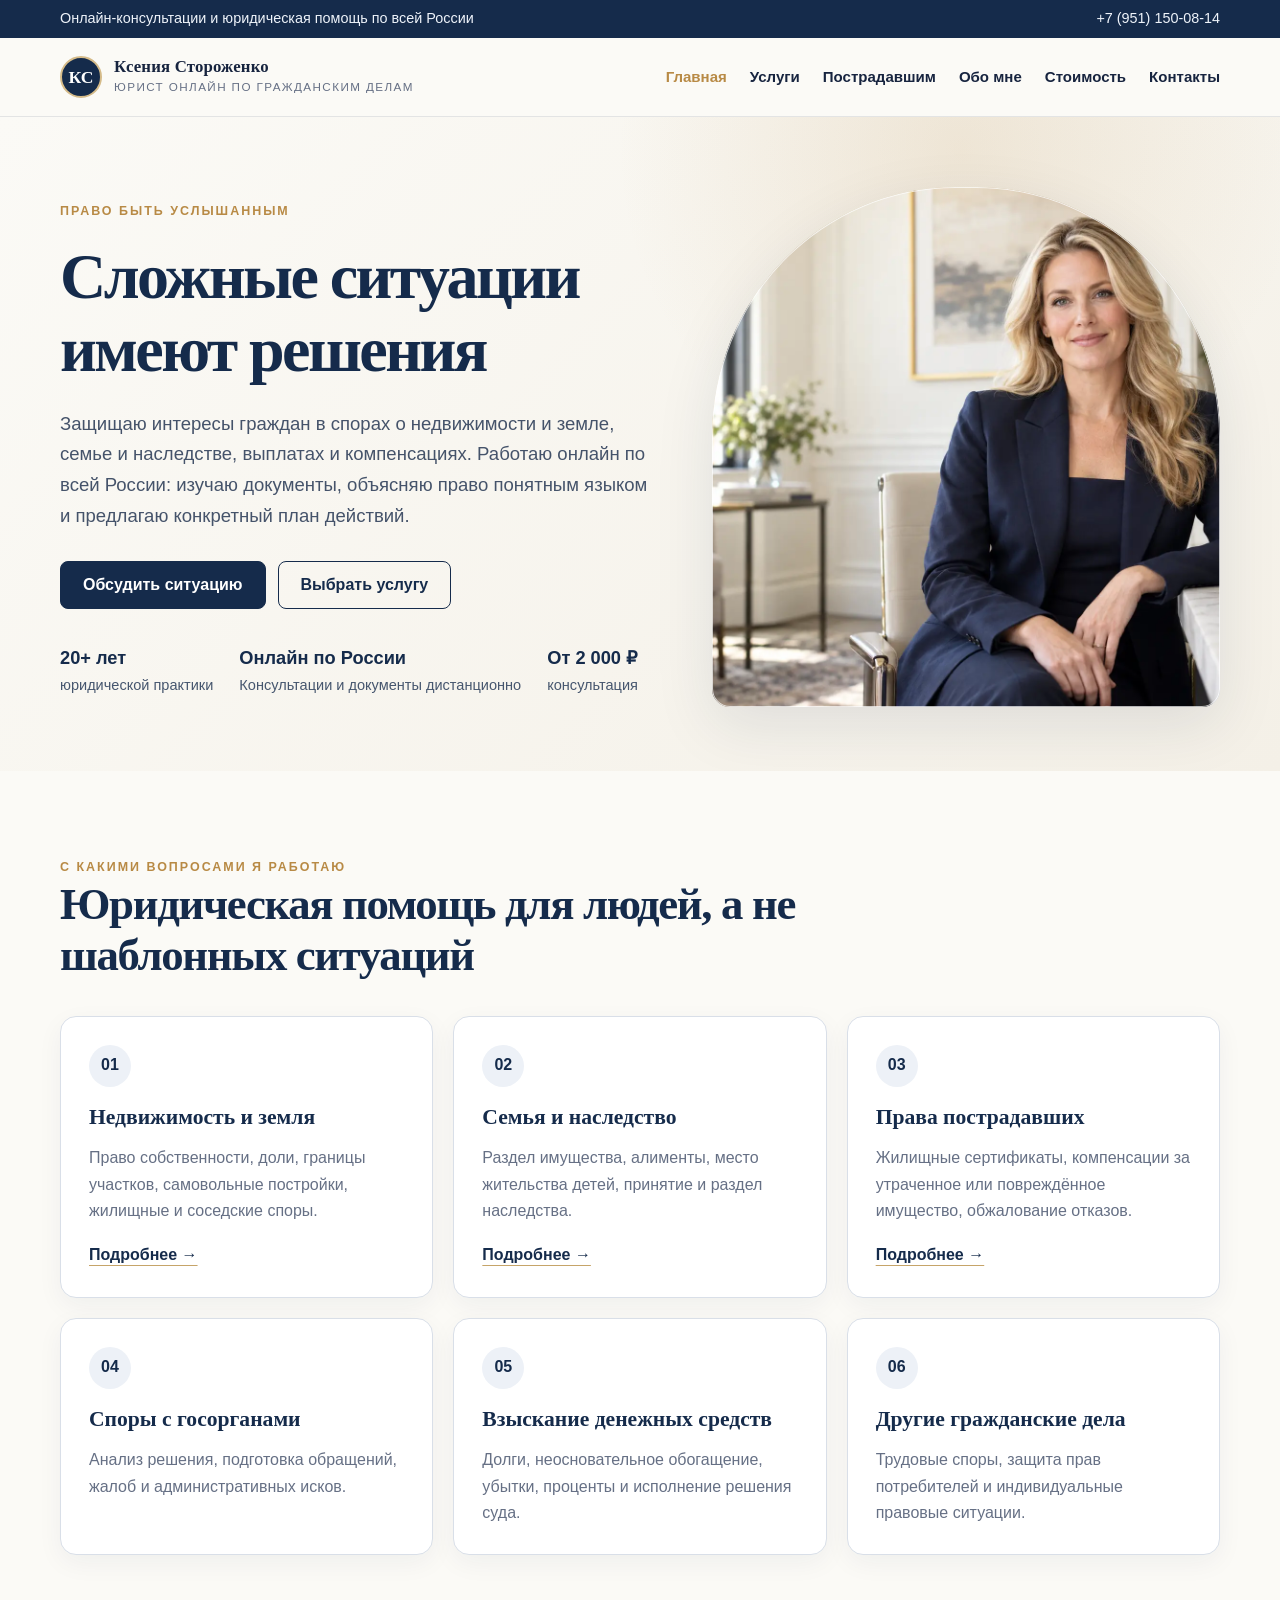
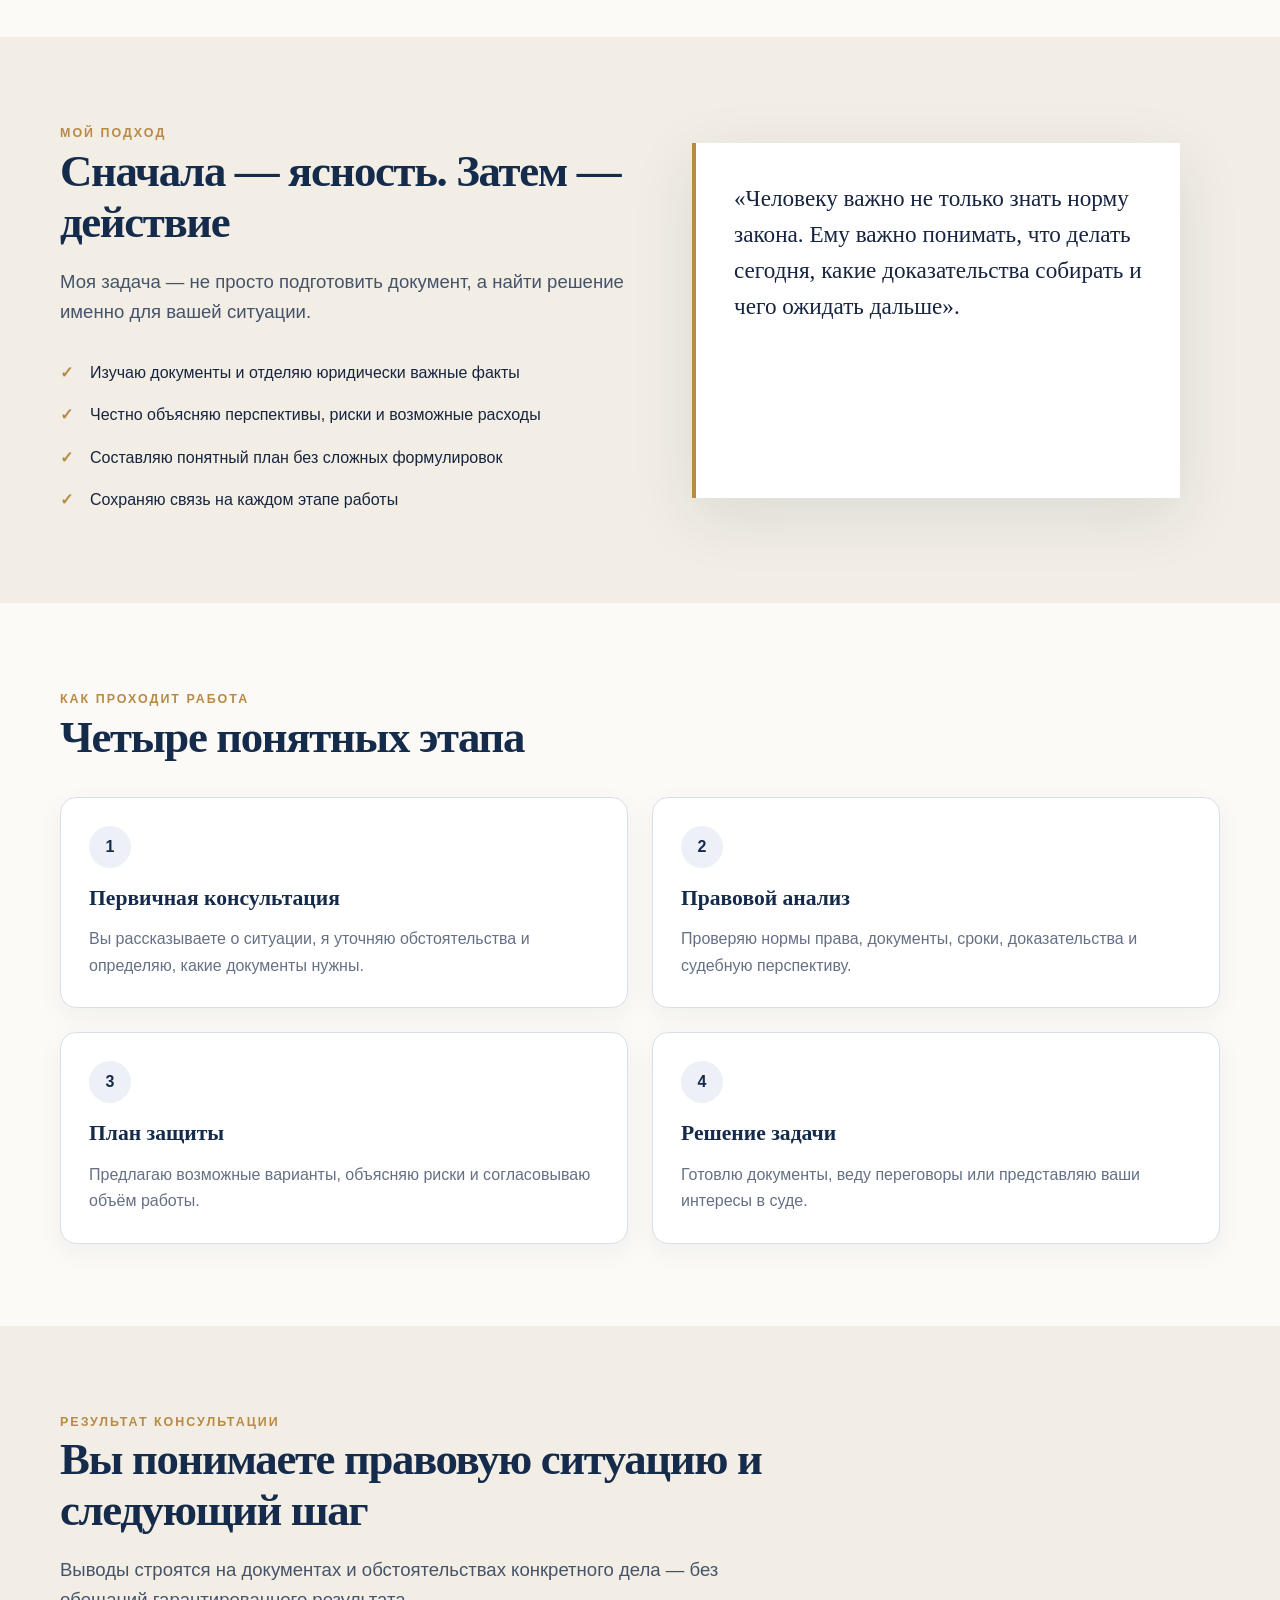
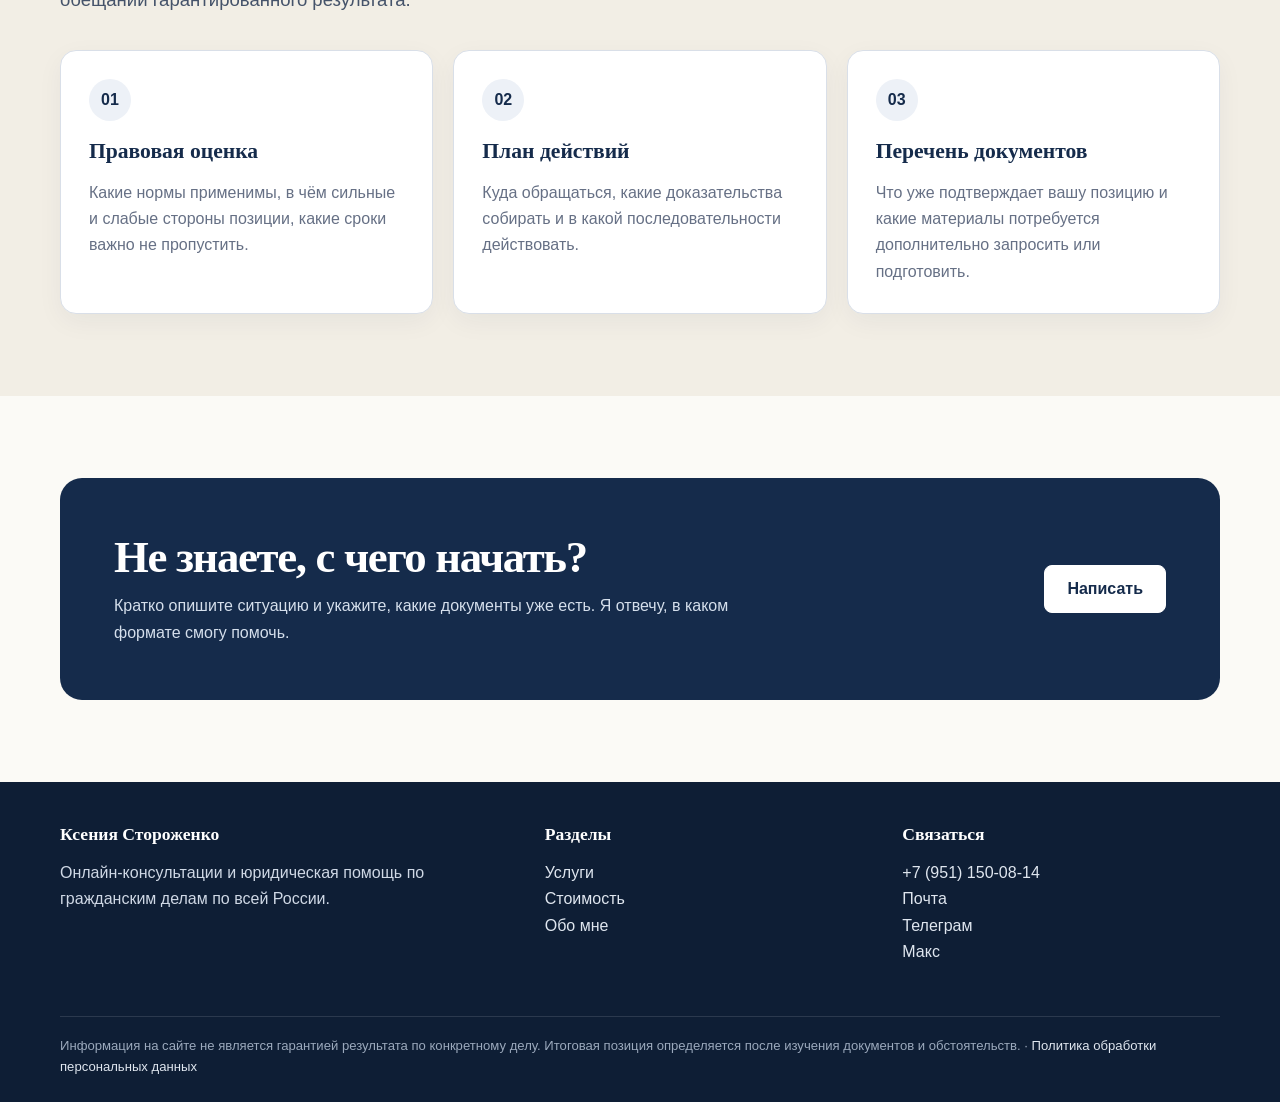
<file: index.html>
<!doctype html>
<html lang="ru">
<head>
<meta charset="utf-8">
<meta name="viewport" content="width=device-width,initial-scale=1">
<title>Ксения Стороженко — юрист онлайн по гражданским делам</title>
<meta name="description" content="Онлайн-консультации и юридическая помощь по недвижимости, семейным, наследственным, земельным и другим гражданским спорам по всей России.">
<link rel="icon" href="favicon.svg">
<link rel="stylesheet" href="styles.css">
</head>
<body>
<div class="topbar">
<div class="container">
<span>Онлайн-консультации и юридическая помощь по всей России</span>
<a href="tel:+79511500814">+7 (951) 150-08-14</a>
</div>
</div>
<header class="header">
<nav class="nav container">
<a class="brand" href="index.html">
<span class="brand-mark">КС</span>
<span class="brand-text">
<strong>Ксения Стороженко</strong>
<span>юрист онлайн по гражданским делам</span>
</span>
</a>
<button class="menu-button" aria-expanded="false">Меню</button>
<div class="nav-links">
<a aria-current="page" href="index.html">Главная</a>
<a href="services.html">Услуги</a>
<a href="help.html">Пострадавшим</a>
<a href="about.html">Обо мне</a>
<a href="prices.html">Стоимость</a>
<a href="contacts.html">Контакты</a>
</div>
</nav>
</header>
<main>
<section class="hero">
<div class="container hero-grid">
<div>
<span class="eyebrow">Право быть услышанным</span>
<h1>Сложные ситуации имеют решения</h1>
<p class="lead">Защищаю интересы граждан в спорах о недвижимости и земле, семье и наследстве, выплатах и компенсациях. Работаю онлайн по всей России: изучаю документы, объясняю право понятным языком и предлагаю конкретный план действий.</p>
<div class="hero-actions">
<a class="button" href="contacts.html">Обсудить ситуацию</a>
<a class="button secondary" href="services.html">Выбрать услугу</a>
</div>
<div class="hero-note">
<div>
<strong>20+ лет</strong>юридической практики</div>
<div>
<strong>Онлайн по России</strong>Консультации и документы дистанционно</div>
<div>
<strong>От 2 000 ₽</strong>консультация</div>
</div>
</div>
<div class="portrait">
<img src="[data-uri]" alt="Профессиональный образ юриста в светлом кабинете">
</div>
</div>
</section>
<section class="section">
<div class="container">
<div class="section-head">
<span class="eyebrow">С какими вопросами я работаю</span>
<h2>Юридическая помощь для людей, а не шаблонных ситуаций</h2>
</div>
<div class="grid-3">
<article class="card">
<div class="number">01</div>
<h3>Недвижимость и земля</h3>
<p>Право собственности, доли, границы участков, самовольные постройки, жилищные и соседские споры.</p>
<a class="card-link" href="property.html">Подробнее →</a>
</article>
<article class="card">
<div class="number">02</div>
<h3>Семья и наследство</h3>
<p>Раздел имущества, алименты, место жительства детей, принятие и раздел наследства.</p>
<a class="card-link" href="family.html">Подробнее →</a>
</article>
<article class="card">
<div class="number">03</div>
<h3>Права пострадавших</h3>
<p>Жилищные сертификаты, компенсации за утраченное или повреждённое имущество, обжалование отказов.</p>
<a class="card-link" href="help.html">Подробнее →</a>
</article>
<article class="card">
<div class="number">04</div>
<h3>Споры с госорганами</h3>
<p>Анализ решения, подготовка обращений, жалоб и административных исков.</p>
</article>
<article class="card">
<div class="number">05</div>
<h3>Взыскание денежных средств</h3>
<p>Долги, неосновательное обогащение, убытки, проценты и исполнение решения суда.</p>
</article>
<article class="card">
<div class="number">06</div>
<h3>Другие гражданские дела</h3>
<p>Трудовые споры, защита прав потребителей и индивидуальные правовые ситуации.</p>
</article>
</div>
</div>
</section>
<section class="section alt">
<div class="container grid-2">
<div>
<span class="eyebrow">Мой подход</span>
<h2>Сначала — ясность. Затем — действие</h2>
<p class="lead">Моя задача — не просто подготовить документ, а найти решение именно для вашей ситуации.</p>
<ul class="check-list">
<li>Изучаю документы и отделяю юридически важные факты</li>
<li>Честно объясняю перспективы, риски и возможные расходы</li>
<li>Составляю понятный план без сложных формулировок</li>
<li>Сохраняю связь на каждом этапе работы</li>
</ul>
</div>
<blockquote class="quote">«Человеку важно не только знать норму закона. Ему важно понимать, что делать сегодня, какие доказательства собирать и чего ожидать дальше».</blockquote>
</div>
</section>
<section class="section">
<div class="container">
<div class="section-head">
<span class="eyebrow">Как проходит работа</span>
<h2>Четыре понятных этапа</h2>
</div>
<div class="grid-2">
<div class="card">
<div class="number">1</div>
<h3>Первичная консультация</h3>
<p>Вы рассказываете о ситуации, я уточняю обстоятельства и определяю, какие документы нужны.</p>
</div>
<div class="card">
<div class="number">2</div>
<h3>Правовой анализ</h3>
<p>Проверяю нормы права, документы, сроки, доказательства и судебную перспективу.</p>
</div>
<div class="card">
<div class="number">3</div>
<h3>План защиты</h3>
<p>Предлагаю возможные варианты, объясняю риски и согласовываю объём работы.</p>
</div>
<div class="card">
<div class="number">4</div>
<h3>Решение задачи</h3>
<p>Готовлю документы, веду переговоры или представляю ваши интересы в суде.</p>
</div>
</div>
</div>
</section>
<section class="section alt">
<div class="container">
<div class="section-head">
<span class="eyebrow">Результат консультации</span>
<h2>Вы понимаете правовую ситуацию и следующий шаг</h2>
<p class="lead">Выводы строятся на документах и обстоятельствах конкретного дела — без обещаний гарантированного результата.</p>
</div>
<div class="grid-3">
<article class="card">
<div class="number">01</div>
<h3>Правовая оценка</h3>
<p>Какие нормы применимы, в чём сильные и слабые стороны позиции, какие сроки важно не пропустить.</p>
</article>
<article class="card">
<div class="number">02</div>
<h3>План действий</h3>
<p>Куда обращаться, какие доказательства собирать и в какой последовательности действовать.</p>
</article>
<article class="card">
<div class="number">03</div>
<h3>Перечень документов</h3>
<p>Что уже подтверждает вашу позицию и какие материалы потребуется дополнительно запросить или подготовить.</p>
</article>
</div>
</div>
</section>
<section class="section">
<div class="container cta">
<div>
<h2>Не знаете, с чего начать?</h2>
<p>Кратко опишите ситуацию и укажите, какие документы уже есть. Я отвечу, в каком формате смогу помочь.</p>
</div>
<a class="button" href="contacts.html">Написать</a>
</div>
</section>
</main>
<footer class="footer">
<div class="container">
<div class="footer-grid">
<div>
<h3>Ксения Стороженко</h3>
<p>Онлайн-консультации и юридическая помощь по гражданским делам по всей России.</p>
</div>
<div>
<h3>Разделы</h3>
<p>
<a href="services.html">Услуги</a>
<br>
<a href="prices.html">Стоимость</a>
<br>
<a href="about.html">Обо мне</a>
</p>
</div>
<div>
<h3>Связаться</h3>
<p>
<a href="tel:+79511500814">+7 (951) 150-08-14</a>
<br>
<a href="mailto:8207@list.ru">Почта</a>
<br>
<a href="https://t.me/Xenia82">Телеграм</a>
<br>
<a href="https://max.ru/u/f9LHodD0cOLm9j3LwNsvFzSZX2rLVyxBKHuDx0W_b3CyRGK45SBJr393ts4">Макс</a>
</p>
</div>
</div>
<div class="footer-bottom">Информация на сайте не является гарантией результата по конкретному делу. Итоговая позиция определяется после изучения документов и обстоятельств.</div>
</div>
</footer>
<script src="site.js">
</script>
</body>
</html>
</file>
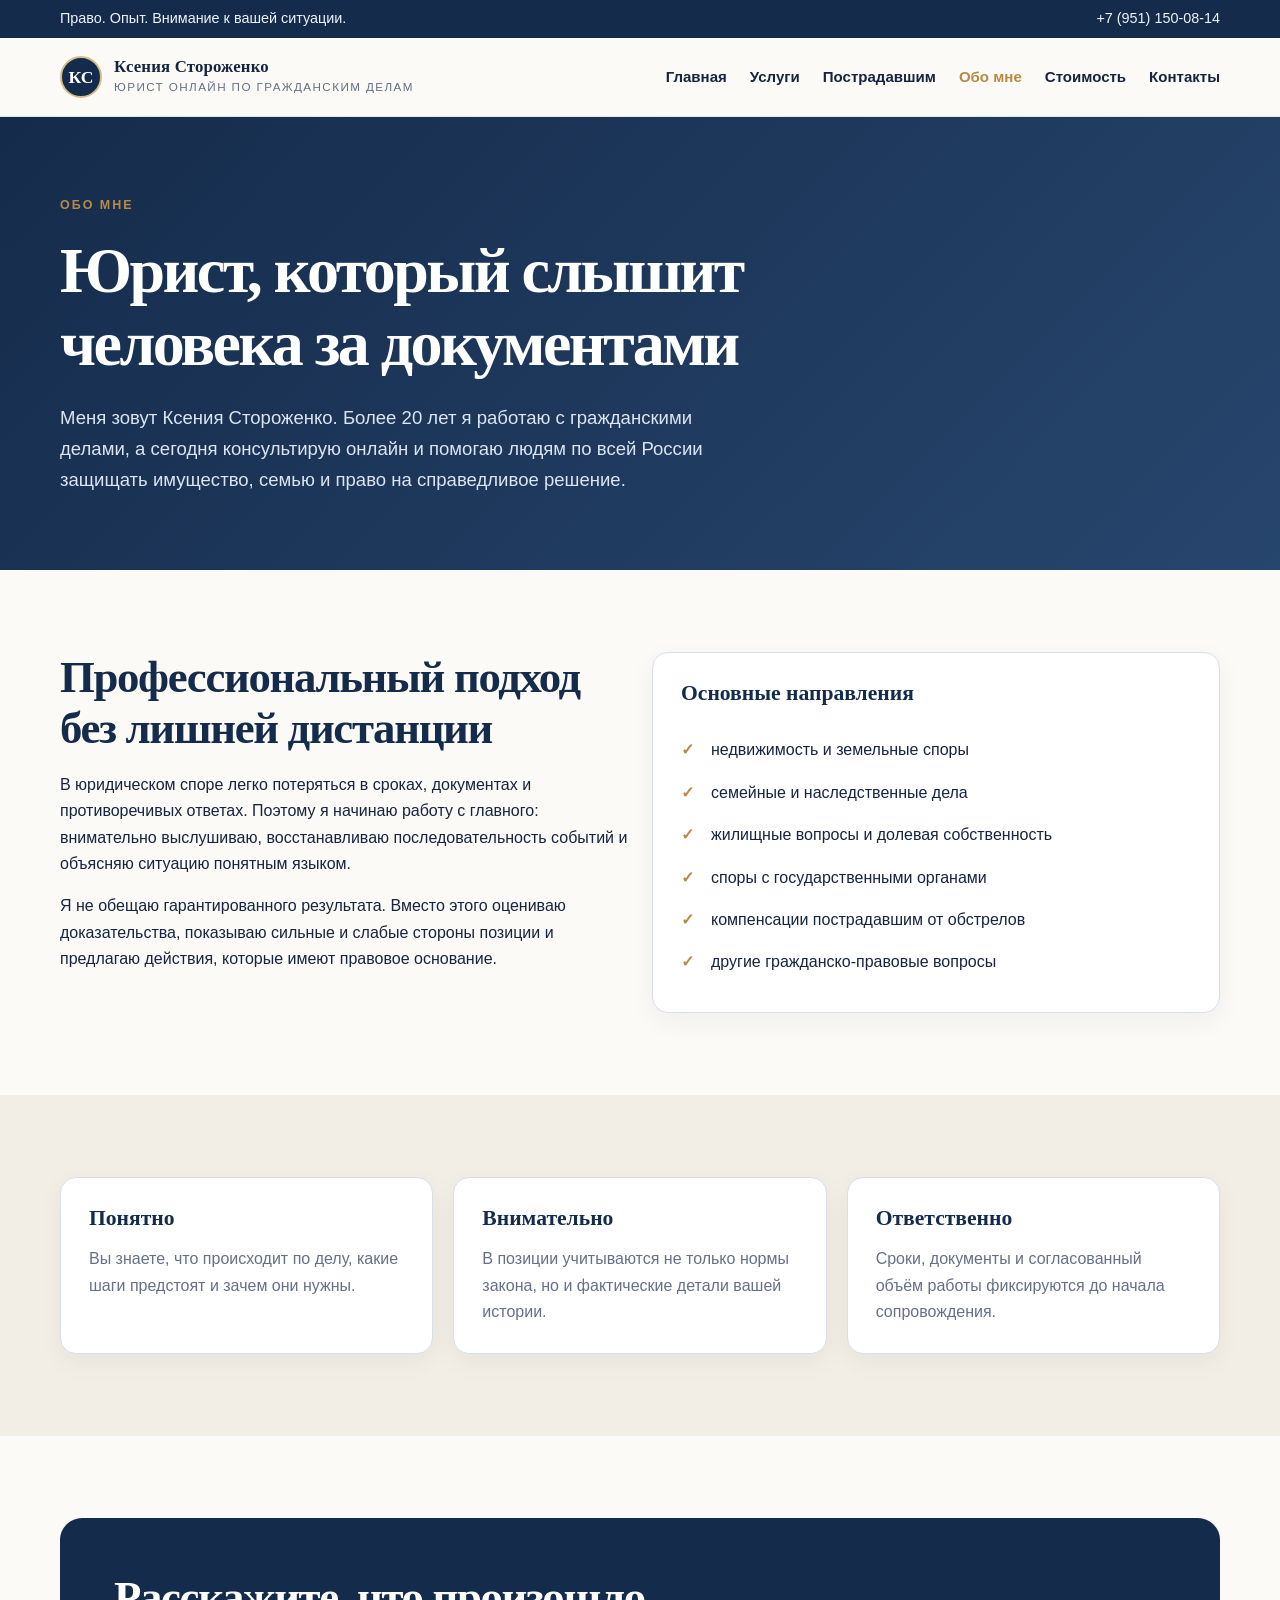
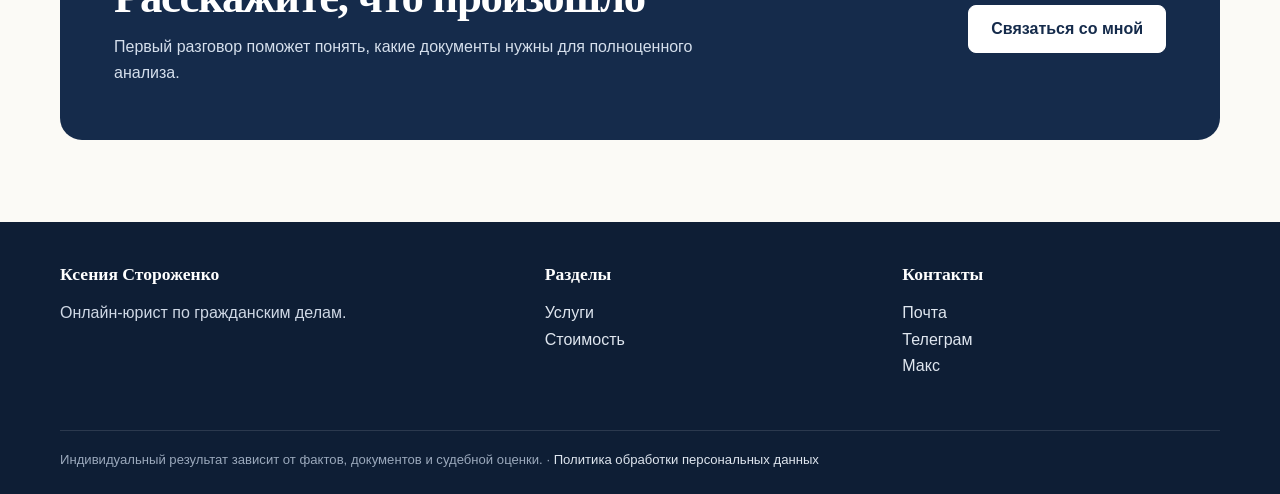
<file: about.html>
<!doctype html>
<html lang="ru">
<head>
<meta charset="utf-8">
<meta name="viewport" content="width=device-width,initial-scale=1">
<title>О юристе Ксении Стороженко</title>
<meta name="description" content="Ксения Стороженко — онлайн-юрист по гражданским делам с практическим опытом более 20 лет.">
<link rel="icon" href="favicon.svg">
<link rel="stylesheet" href="styles.css">
</head>
<body>
<div class="topbar">
<div class="container">
<span>Право. Опыт. Внимание к вашей ситуации.</span>
<a href="tel:+79511500814">+7 (951) 150-08-14</a>
</div>
</div>
<header class="header">
<nav class="nav container">
<a class="brand" href="index.html">
<span class="brand-mark">КС</span>
<span class="brand-text">
<strong>Ксения Стороженко</strong>
<span>юрист онлайн по гражданским делам</span>
</span>
</a>
<button class="menu-button">Меню</button>
<div class="nav-links">
<a href="index.html">Главная</a>
<a href="services.html">Услуги</a>
<a href="help.html">Пострадавшим</a>
<a aria-current="page" href="about.html">Обо мне</a>
<a href="prices.html">Стоимость</a>
<a href="contacts.html">Контакты</a>
</div>
</nav>
</header>
<main>
<section class="page-hero">
<div class="container">
<span class="eyebrow">Обо мне</span>
<h1>Юрист, который слышит человека за документами</h1>
<p class="lead">Меня зовут Ксения Стороженко. Более 20 лет я работаю с гражданскими делами, а сегодня консультирую онлайн и помогаю людям по всей России защищать имущество, семью и право на справедливое решение.</p>
</div>
</section>
<section class="section">
<div class="container grid-2">
<div>
<h2>Профессиональный подход без лишней дистанции</h2>
<p>В юридическом споре легко потеряться в сроках, документах и противоречивых ответах. Поэтому я начинаю работу с главного: внимательно выслушиваю, восстанавливаю последовательность событий и объясняю ситуацию понятным языком.</p>
<p>Я не обещаю гарантированного результата. Вместо этого оцениваю доказательства, показываю сильные и слабые стороны позиции и предлагаю действия, которые имеют правовое основание.</p>
</div>
<div class="card">
<h3>Основные направления</h3>
<ul class="check-list">
<li>недвижимость и земельные споры</li>
<li>семейные и наследственные дела</li>
<li>жилищные вопросы и долевая собственность</li>
<li>споры с государственными органами</li>
<li>компенсации пострадавшим от обстрелов</li>
<li>другие гражданско-правовые вопросы</li>
</ul>
</div>
</div>
</section>
<section class="section alt">
<div class="container">
<div class="grid-3">
<article class="card">
<h3>Понятно</h3>
<p>Вы знаете, что происходит по делу, какие шаги предстоят и зачем они нужны.</p>
</article>
<article class="card">
<h3>Внимательно</h3>
<p>В позиции учитываются не только нормы закона, но и фактические детали вашей истории.</p>
</article>
<article class="card">
<h3>Ответственно</h3>
<p>Сроки, документы и согласованный объём работы фиксируются до начала сопровождения.</p>
</article>
</div>
</div>
</section>
<section class="section">
<div class="container cta">
<div>
<h2>Расскажите, что произошло</h2>
<p>Первый разговор поможет понять, какие документы нужны для полноценного анализа.</p>
</div>
<a class="button" href="contacts.html">Связаться со мной</a>
</div>
</section>
</main>
<footer class="footer">
<div class="container">
<div class="footer-grid">
<div>
<h3>Ксения Стороженко</h3>
<p>Онлайн-юрист по гражданским делам.</p>
</div>
<div>
<h3>Разделы</h3>
<p>
<a href="services.html">Услуги</a>
<br>
<a href="prices.html">Стоимость</a>
</p>
</div>
<div>
<h3>Контакты</h3>
<p>
<a href="mailto:8207@list.ru">Почта</a>
<br>
<a href="https://t.me/Xenia82">Телеграм</a>
<br>
<a href="https://max.ru/u/f9LHodD0cOLm9j3LwNsvFzSZX2rLVyxBKHuDx0W_b3CyRGK45SBJr393ts4">Макс</a>
</p>
</div>
</div>
<div class="footer-bottom">Индивидуальный результат зависит от фактов, документов и судебной оценки.</div>
</div>
</footer>
<script src="site.js">
</script>
</body>
</html>
</file>
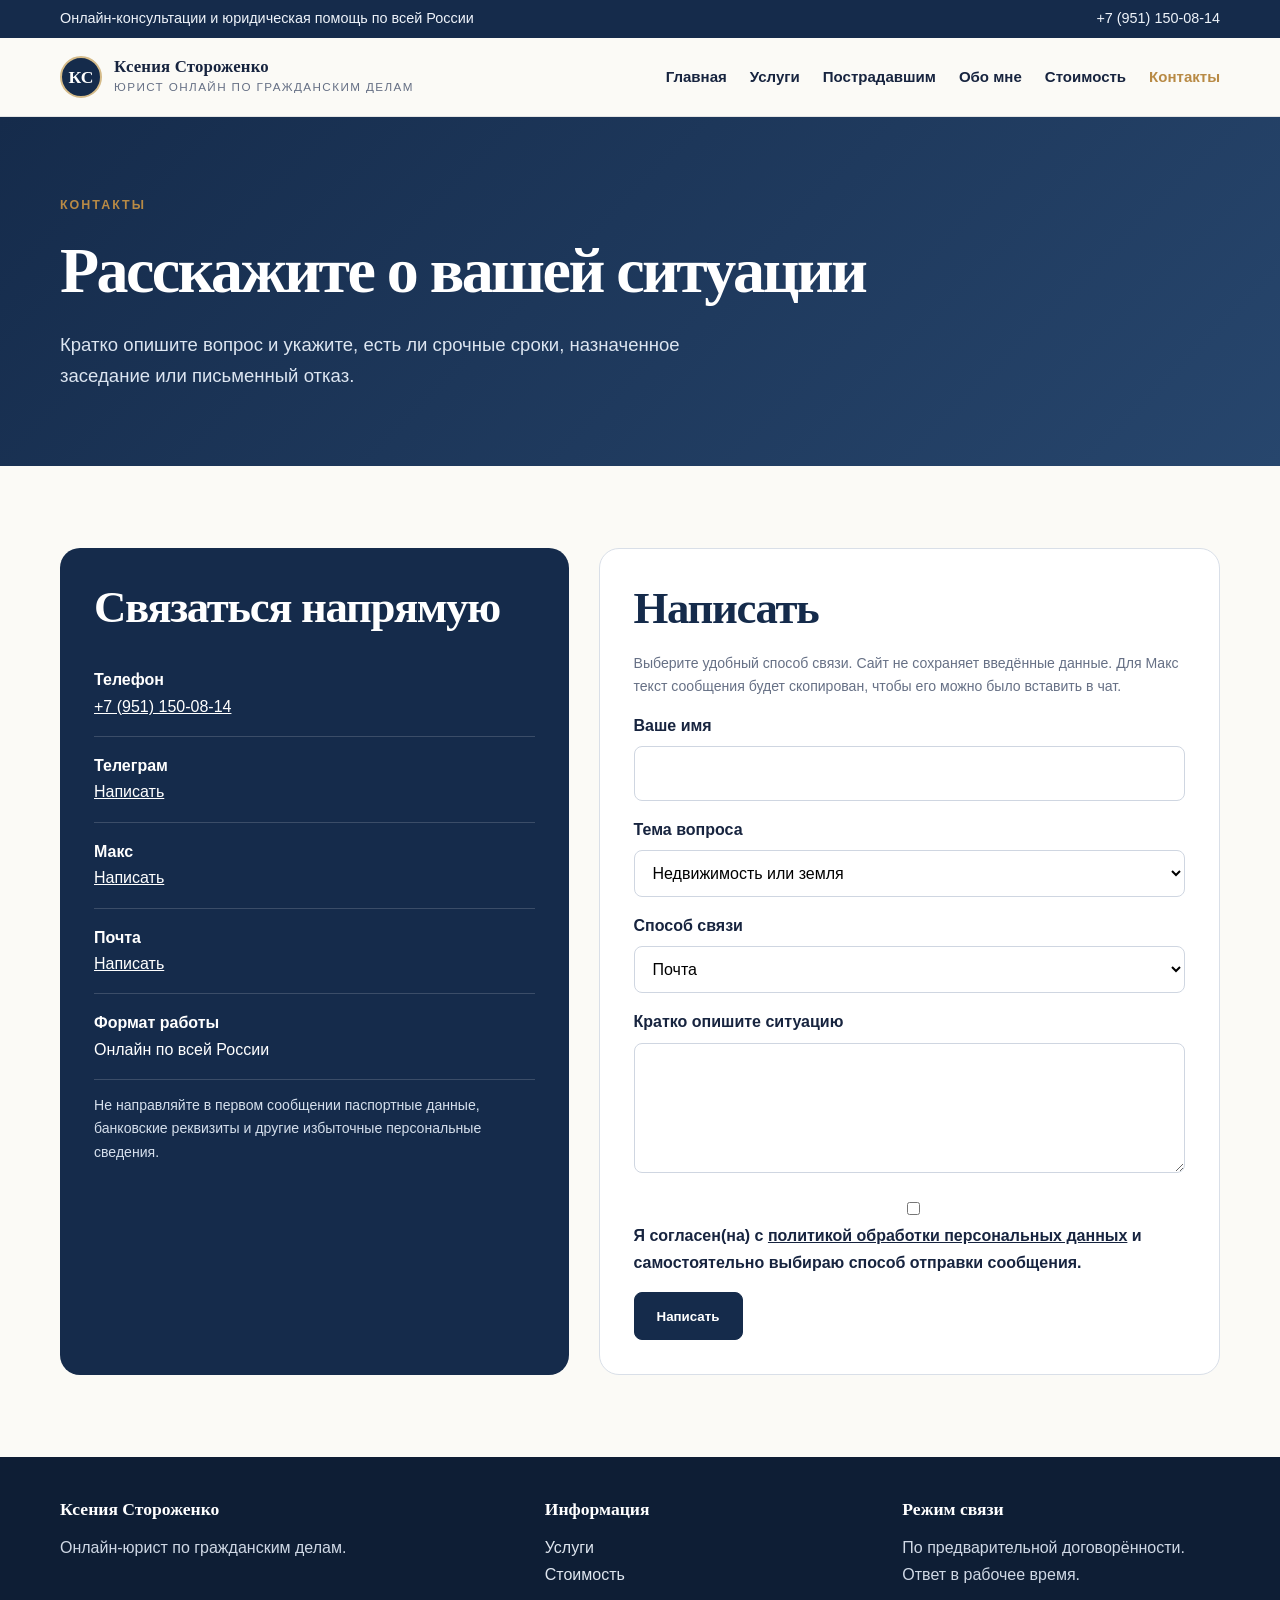
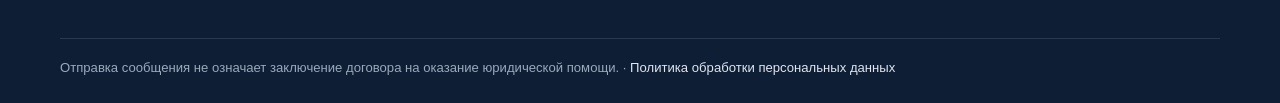
<file: contacts.html>
<!doctype html>
<html lang="ru">
<head>
<meta charset="utf-8">
<meta name="viewport" content="width=device-width,initial-scale=1">
<title>Контакты юриста Ксении Стороженко</title>
<meta name="description" content="Запись на онлайн-консультацию юриста: телефон, электронная почта, Telegram и Макс.">
<link rel="icon" href="favicon.svg">
<link rel="stylesheet" href="styles.css">
</head>
<body>
<div class="topbar">
<div class="container">
<span>Онлайн-консультации и юридическая помощь по всей России</span>
<a href="tel:+79511500814">+7 (951) 150-08-14</a>
</div>
</div>
<header class="header">
<nav class="nav container">
<a class="brand" href="index.html">
<span class="brand-mark">КС</span>
<span class="brand-text">
<strong>Ксения Стороженко</strong>
<span>юрист онлайн по гражданским делам</span>
</span>
</a>
<button class="menu-button">Меню</button>
<div class="nav-links">
<a href="index.html">Главная</a>
<a href="services.html">Услуги</a>
<a href="help.html">Пострадавшим</a>
<a href="about.html">Обо мне</a>
<a href="prices.html">Стоимость</a>
<a aria-current="page" href="contacts.html">Контакты</a>
</div>
</nav>
</header>
<main>
<section class="page-hero">
<div class="container">
<span class="eyebrow">Контакты</span>
<h1>Расскажите о вашей ситуации</h1>
<p class="lead">Кратко опишите вопрос и укажите, есть ли срочные сроки, назначенное заседание или письменный отказ.</p>
</div>
</section>
<section class="section">
<div class="container contact-grid">
<div class="contact-card">
<h2>Связаться напрямую</h2>
<div class="contact-line">
<strong>Телефон</strong>
<br>
<a href="tel:+79511500814">+7 (951) 150-08-14</a>
</div>
<div class="contact-line">
<strong>Телеграм</strong>
<br>
<a href="https://t.me/Xenia82">Написать</a>
</div>
<div class="contact-line">
<strong>Макс</strong>
<br>
<a href="https://max.ru/u/f9LHodD0cOLm9j3LwNsvFzSZX2rLVyxBKHuDx0W_b3CyRGK45SBJr393ts4">Написать</a>
</div>
<div class="contact-line">
<strong>Почта</strong>
<br>
<a href="mailto:8207@list.ru">Написать</a>
</div>
<div class="contact-line">
<strong>Формат работы</strong>
<br>Онлайн по всей России</div>
<p class="small" style="color:#d5dfec">Не направляйте в первом сообщении паспортные данные, банковские реквизиты и другие избыточные персональные сведения.</p>
</div>
<form class="form" data-contact-form>
<h2>Написать</h2>
<p class="small">Выберите удобный способ связи. Сайт не сохраняет введённые данные. Для Макс текст сообщения будет скопирован, чтобы его можно было вставить в чат.</p>
<div class="form-row">
<label for="name">Ваше имя</label>
<input id="name" name="name" autocomplete="name" required>
</div>
<div class="form-row">
<label for="topic">Тема вопроса</label>
<select id="topic" name="topic">
<option>Недвижимость или земля</option>
<option>Семейный спор</option>
<option>Наследство</option>
<option>Сертификат или компенсация</option>
<option>Другой гражданский вопрос</option>
</select>
</div>
<div class="form-row">
<label for="channel">Способ связи</label>
<select id="channel" name="channel">
<option value="email">Почта</option>
<option value="telegram">Телеграм</option>
<option value="max">Макс</option>
</select>
</div>
<div class="form-row">
<label for="message">Кратко опишите ситуацию</label>
<textarea id="message" name="message" required>
</textarea>
</div>
<div class="form-row consent-row">
<label><input type="checkbox" required> Я согласен(на) с <a href="privacy.html">политикой обработки персональных данных</a> и самостоятельно выбираю способ отправки сообщения.</label>
</div>
<button class="button" type="submit">Написать</button>
</form>
</div>
</section>
</main>
<footer class="footer">
<div class="container">
<div class="footer-grid">
<div>
<h3>Ксения Стороженко</h3>
<p>Онлайн-юрист по гражданским делам.</p>
</div>
<div>
<h3>Информация</h3>
<p>
<a href="services.html">Услуги</a>
<br>
<a href="prices.html">Стоимость</a>
</p>
</div>
<div>
<h3>Режим связи</h3>
<p>По предварительной договорённости.<br>Ответ в рабочее время.</p>
</div>
</div>
<div class="footer-bottom">Отправка сообщения не означает заключение договора на оказание юридической помощи.</div>
</div>
</footer>
<script src="site.js">
</script>
</body>
</html>
</file>
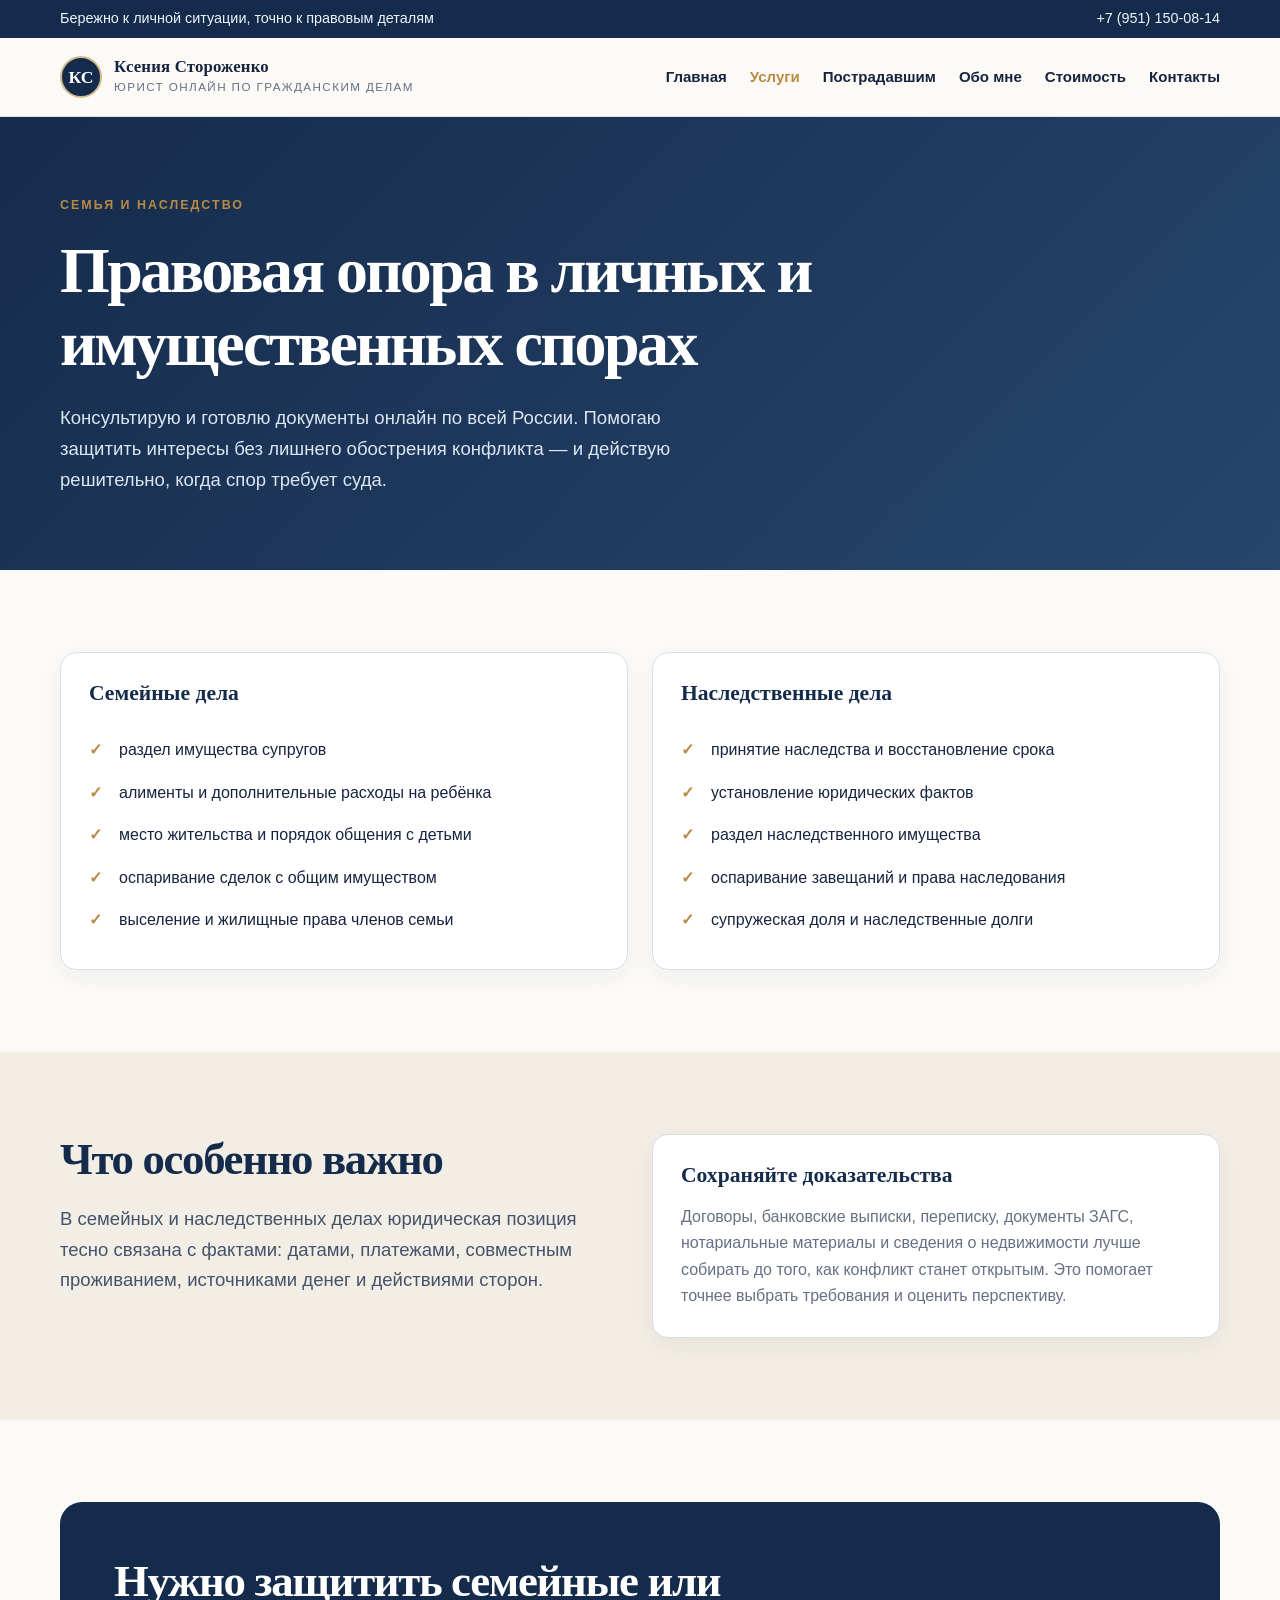
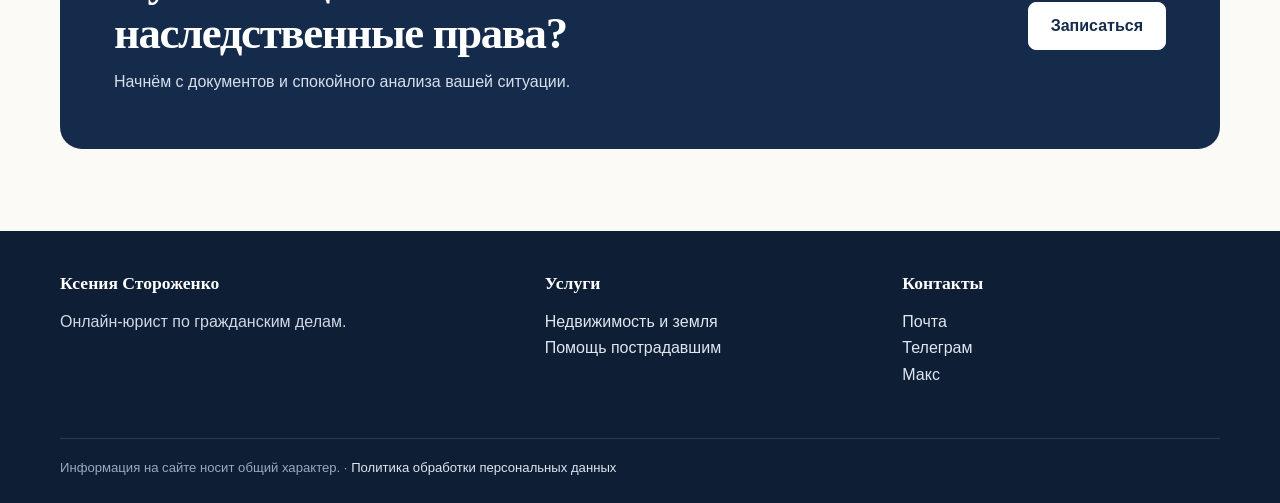
<file: family.html>
<!doctype html>
<html lang="ru">
<head>
<meta charset="utf-8">
<meta name="viewport" content="width=device-width,initial-scale=1">
<title>Семейные и наследственные дела — Ксения Стороженко</title>
<meta name="description" content="Онлайн-помощь юриста по семейным и наследственным спорам: имущество, дети, алименты, наследство.">
<link rel="icon" href="favicon.svg">
<link rel="stylesheet" href="styles.css">
</head>
<body>
<div class="topbar">
<div class="container">
<span>Бережно к личной ситуации, точно к правовым деталям</span>
<a href="tel:+79511500814">+7 (951) 150-08-14</a>
</div>
</div>
<header class="header">
<nav class="nav container">
<a class="brand" href="index.html">
<span class="brand-mark">КС</span>
<span class="brand-text">
<strong>Ксения Стороженко</strong>
<span>юрист онлайн по гражданским делам</span>
</span>
</a>
<button class="menu-button">Меню</button>
<div class="nav-links">
<a href="index.html">Главная</a>
<a aria-current="page" href="services.html">Услуги</a>
<a href="help.html">Пострадавшим</a>
<a href="about.html">Обо мне</a>
<a href="prices.html">Стоимость</a>
<a href="contacts.html">Контакты</a>
</div>
</nav>
</header>
<main>
<section class="page-hero">
<div class="container">
<span class="eyebrow">Семья и наследство</span>
<h1>Правовая опора в личных и имущественных спорах</h1>
<p class="lead">Консультирую и готовлю документы онлайн по всей России. Помогаю защитить интересы без лишнего обострения конфликта — и действую решительно, когда спор требует суда.</p>
</div>
</section>
<section class="section">
<div class="container">
<div class="grid-2">
<article class="card">
<h3>Семейные дела</h3>
<ul class="check-list">
<li>раздел имущества супругов</li>
<li>алименты и дополнительные расходы на ребёнка</li>
<li>место жительства и порядок общения с детьми</li>
<li>оспаривание сделок с общим имуществом</li>
<li>выселение и жилищные права членов семьи</li>
</ul>
</article>
<article class="card">
<h3>Наследственные дела</h3>
<ul class="check-list">
<li>принятие наследства и восстановление срока</li>
<li>установление юридических фактов</li>
<li>раздел наследственного имущества</li>
<li>оспаривание завещаний и права наследования</li>
<li>супружеская доля и наследственные долги</li>
</ul>
</article>
</div>
</div>
</section>
<section class="section alt">
<div class="container grid-2">
<div>
<h2>Что особенно важно</h2>
<p class="lead">В семейных и наследственных делах юридическая позиция тесно связана с фактами: датами, платежами, совместным проживанием, источниками денег и действиями сторон.</p>
</div>
<div class="card">
<h3>Сохраняйте доказательства</h3>
<p>Договоры, банковские выписки, переписку, документы ЗАГС, нотариальные материалы и сведения о недвижимости лучше собирать до того, как конфликт станет открытым. Это помогает точнее выбрать требования и оценить перспективу.</p>
</div>
</div>
</section>
<section class="section">
<div class="container cta">
<div>
<h2>Нужно защитить семейные или наследственные права?</h2>
<p>Начнём с документов и спокойного анализа вашей ситуации.</p>
</div>
<a class="button" href="contacts.html">Записаться</a>
</div>
</section>
</main>
<footer class="footer">
<div class="container">
<div class="footer-grid">
<div>
<h3>Ксения Стороженко</h3>
<p>Онлайн-юрист по гражданским делам.</p>
</div>
<div>
<h3>Услуги</h3>
<p>
<a href="property.html">Недвижимость и земля</a>
<br>
<a href="help.html">Помощь пострадавшим</a>
</p>
</div>
<div>
<h3>Контакты</h3>
<p>
<a href="mailto:8207@list.ru">Почта</a>
<br>
<a href="https://t.me/Xenia82">Телеграм</a>
<br>
<a href="https://max.ru/u/f9LHodD0cOLm9j3LwNsvFzSZX2rLVyxBKHuDx0W_b3CyRGK45SBJr393ts4">Макс</a>
</p>
</div>
</div>
<div class="footer-bottom">Информация на сайте носит общий характер.</div>
</div>
</footer>
<script src="site.js">
</script>
</body>
</html>
</file>
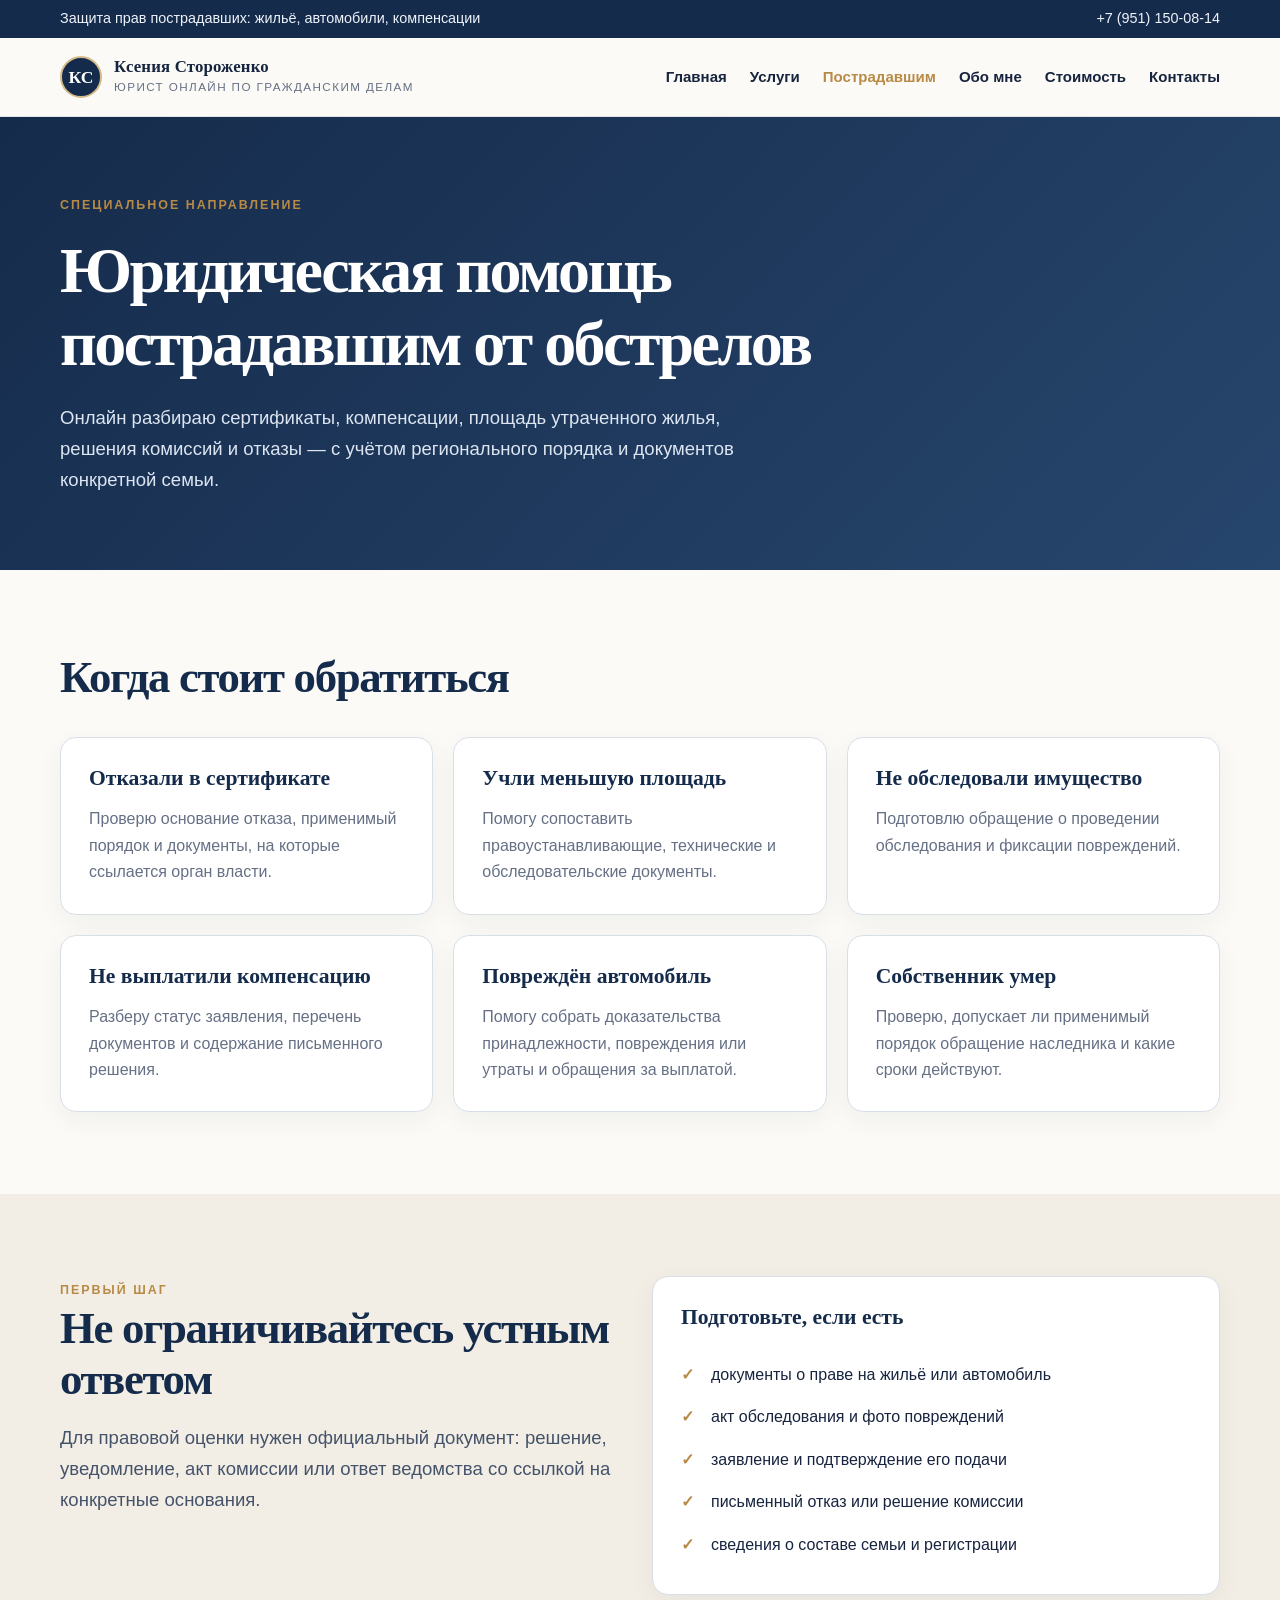
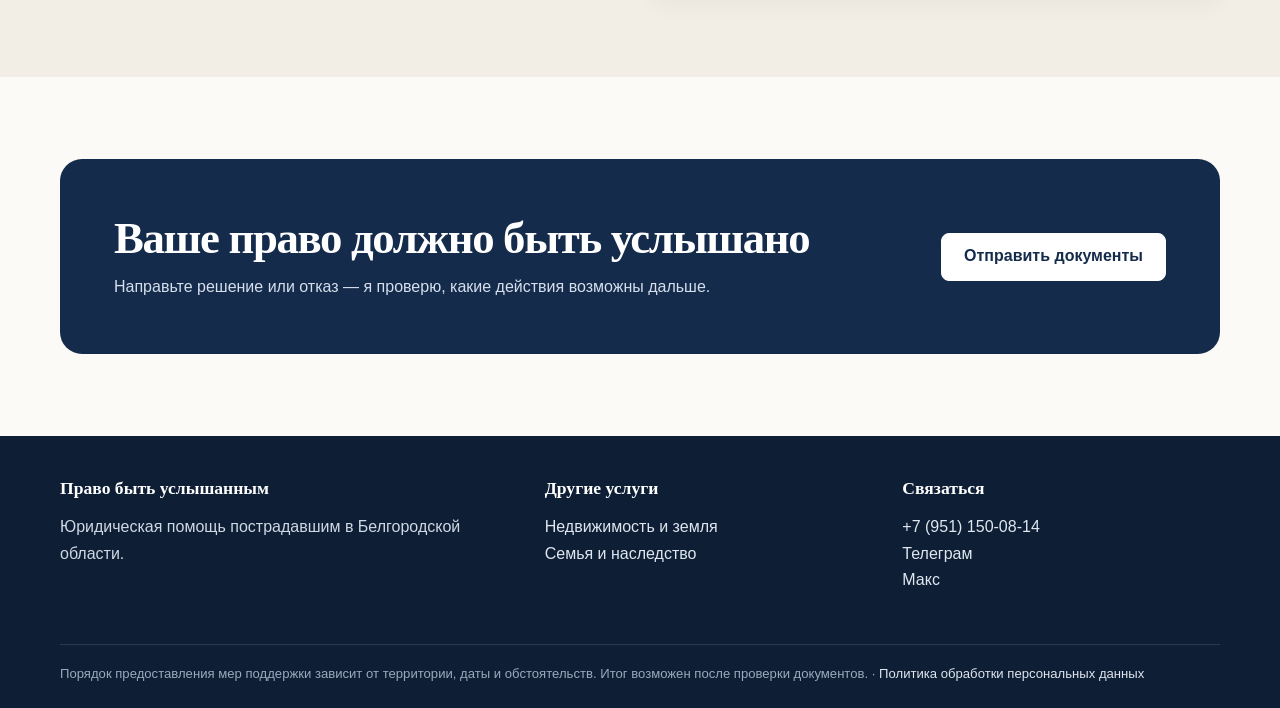
<file: help.html>
<!doctype html>
<html lang="ru">
<head>
<meta charset="utf-8">
<meta name="viewport" content="width=device-width,initial-scale=1">
<title>Помощь пострадавшим от обстрелов — Ксения Стороженко</title>
<meta name="description" content="Онлайн-помощь юриста по жилищным сертификатам, выплатам и компенсациям за утраченное или поврежденное имущество.">
<link rel="icon" href="favicon.svg">
<link rel="stylesheet" href="styles.css">
</head>
<body>
<div class="topbar">
<div class="container">
<span>Защита прав пострадавших: жильё, автомобили, компенсации</span>
<a href="tel:+79511500814">+7 (951) 150-08-14</a>
</div>
</div>
<header class="header">
<nav class="nav container">
<a class="brand" href="index.html">
<span class="brand-mark">КС</span>
<span class="brand-text">
<strong>Ксения Стороженко</strong>
<span>юрист онлайн по гражданским делам</span>
</span>
</a>
<button class="menu-button">Меню</button>
<div class="nav-links">
<a href="index.html">Главная</a>
<a href="services.html">Услуги</a>
<a aria-current="page" href="help.html">Пострадавшим</a>
<a href="about.html">Обо мне</a>
<a href="prices.html">Стоимость</a>
<a href="contacts.html">Контакты</a>
</div>
</nav>
</header>
<main>
<section class="page-hero">
<div class="container">
<span class="eyebrow">Специальное направление</span>
<h1>Юридическая помощь пострадавшим от обстрелов</h1>
<p class="lead">Онлайн разбираю сертификаты, компенсации, площадь утраченного жилья, решения комиссий и отказы — с учётом регионального порядка и документов конкретной семьи.</p>
</div>
</section>
<section class="section">
<div class="container">
<div class="section-head">
<h2>Когда стоит обратиться</h2>
</div>
<div class="grid-3">
<article class="card">
<h3>Отказали в сертификате</h3>
<p>Проверю основание отказа, применимый порядок и документы, на которые ссылается орган власти.</p>
</article>
<article class="card">
<h3>Учли меньшую площадь</h3>
<p>Помогу сопоставить правоустанавливающие, технические и обследовательские документы.</p>
</article>
<article class="card">
<h3>Не обследовали имущество</h3>
<p>Подготовлю обращение о проведении обследования и фиксации повреждений.</p>
</article>
<article class="card">
<h3>Не выплатили компенсацию</h3>
<p>Разберу статус заявления, перечень документов и содержание письменного решения.</p>
</article>
<article class="card">
<h3>Повреждён автомобиль</h3>
<p>Помогу собрать доказательства принадлежности, повреждения или утраты и обращения за выплатой.</p>
</article>
<article class="card">
<h3>Собственник умер</h3>
<p>Проверю, допускает ли применимый порядок обращение наследника и какие сроки действуют.</p>
</article>
</div>
</div>
</section>
<section class="section alt">
<div class="container grid-2">
<div>
<span class="eyebrow">Первый шаг</span>
<h2>Не ограничивайтесь устным ответом</h2>
<p class="lead">Для правовой оценки нужен официальный документ: решение, уведомление, акт комиссии или ответ ведомства со ссылкой на конкретные основания.</p>
</div>
<div class="card">
<h3>Подготовьте, если есть</h3>
<ul class="check-list">
<li>документы о праве на жильё или автомобиль</li>
<li>акт обследования и фото повреждений</li>
<li>заявление и подтверждение его подачи</li>
<li>письменный отказ или решение комиссии</li>
<li>сведения о составе семьи и регистрации</li>
</ul>
</div>
</div>
</section>
<section class="section">
<div class="container cta">
<div>
<h2>Ваше право должно быть услышано</h2>
<p>Направьте решение или отказ — я проверю, какие действия возможны дальше.</p>
</div>
<a class="button" href="contacts.html">Отправить документы</a>
</div>
</section>
</main>
<footer class="footer">
<div class="container">
<div class="footer-grid">
<div>
<h3>Право быть услышанным</h3>
<p>Юридическая помощь пострадавшим в Белгородской области.</p>
</div>
<div>
<h3>Другие услуги</h3>
<p>
<a href="property.html">Недвижимость и земля</a>
<br>
<a href="family.html">Семья и наследство</a>
</p>
</div>
<div>
<h3>Связаться</h3>
<p>
<a href="tel:+79511500814">+7 (951) 150-08-14</a>
<br>
<a href="https://t.me/Xenia82">Телеграм</a>
<br>
<a href="https://max.ru/u/f9LHodD0cOLm9j3LwNsvFzSZX2rLVyxBKHuDx0W_b3CyRGK45SBJr393ts4">Макс</a>
</p>
</div>
</div>
<div class="footer-bottom">Порядок предоставления мер поддержки зависит от территории, даты и обстоятельств. Итог возможен после проверки документов.</div>
</div>
</footer>
<script src="site.js">
</script>
</body>
</html>
</file>
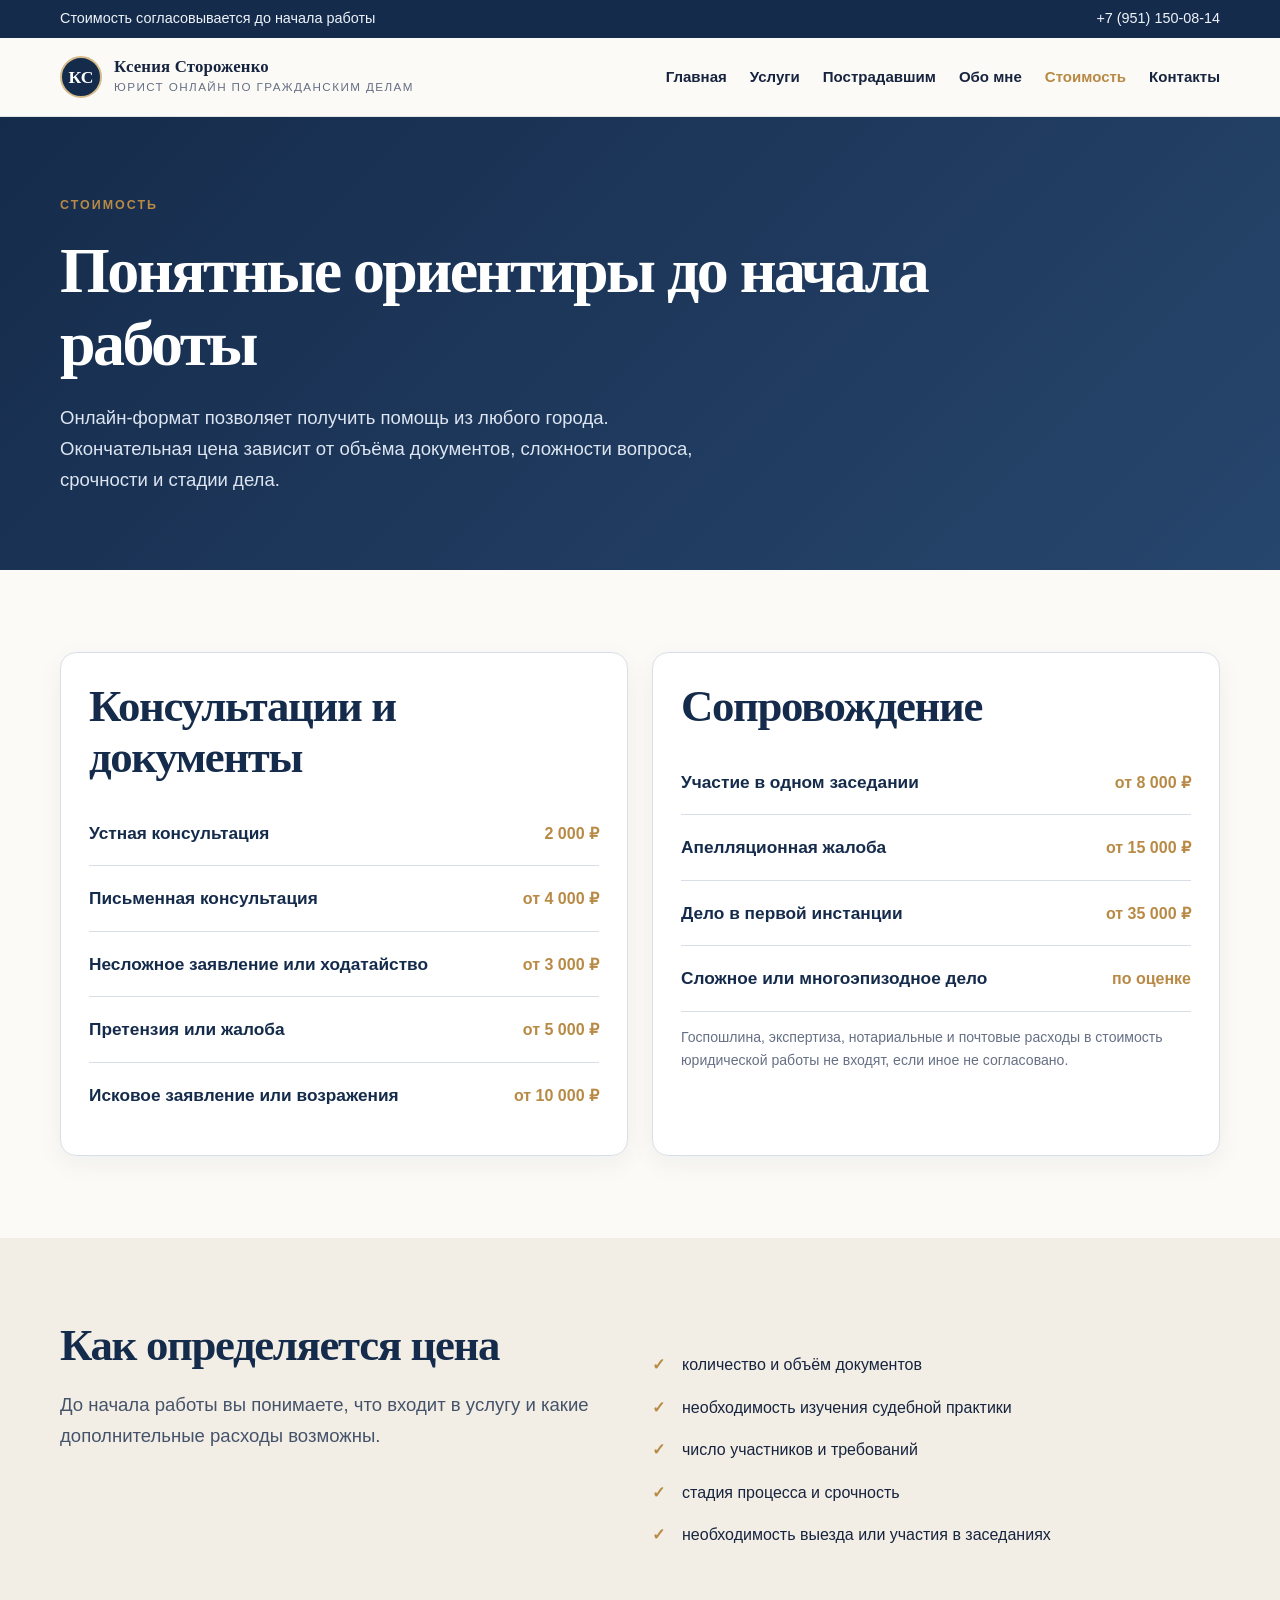
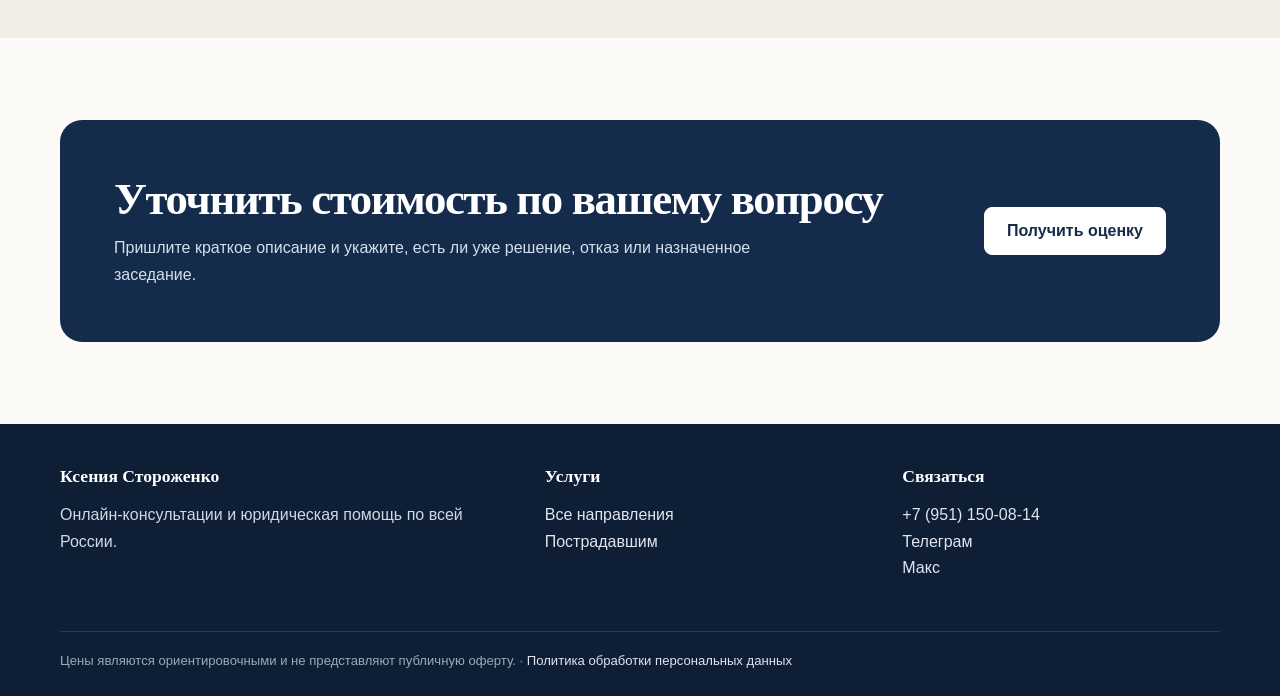
<file: prices.html>
<!doctype html>
<html lang="ru">
<head>
<meta charset="utf-8">
<meta name="viewport" content="width=device-width,initial-scale=1">
<title>Стоимость юридических услуг — Ксения Стороженко</title>
<meta name="description" content="Стоимость онлайн-консультаций, юридических документов и сопровождения гражданских дел.">
<link rel="icon" href="favicon.svg">
<link rel="stylesheet" href="styles.css">
</head>
<body>
<div class="topbar">
<div class="container">
<span>Стоимость согласовывается до начала работы</span>
<a href="tel:+79511500814">+7 (951) 150-08-14</a>
</div>
</div>
<header class="header">
<nav class="nav container">
<a class="brand" href="index.html">
<span class="brand-mark">КС</span>
<span class="brand-text">
<strong>Ксения Стороженко</strong>
<span>юрист онлайн по гражданским делам</span>
</span>
</a>
<button class="menu-button">Меню</button>
<div class="nav-links">
<a href="index.html">Главная</a>
<a href="services.html">Услуги</a>
<a href="help.html">Пострадавшим</a>
<a href="about.html">Обо мне</a>
<a aria-current="page" href="prices.html">Стоимость</a>
<a href="contacts.html">Контакты</a>
</div>
</nav>
</header>
<main>
<section class="page-hero">
<div class="container">
<span class="eyebrow">Стоимость</span>
<h1>Понятные ориентиры до начала работы</h1>
<p class="lead">Онлайн-формат позволяет получить помощь из любого города. Окончательная цена зависит от объёма документов, сложности вопроса, срочности и стадии дела.</p>
</div>
</section>
<section class="section">
<div class="container grid-2">
<div class="card">
<h2>Консультации и документы</h2>
<div class="price">
<strong>Устная консультация</strong>
<span>2 000 ₽</span>
</div>
<div class="price">
<strong>Письменная консультация</strong>
<span>от 4 000 ₽</span>
</div>
<div class="price">
<strong>Несложное заявление или ходатайство</strong>
<span>от 3 000 ₽</span>
</div>
<div class="price">
<strong>Претензия или жалоба</strong>
<span>от 5 000 ₽</span>
</div>
<div class="price">
<strong>Исковое заявление или возражения</strong>
<span>от 10 000 ₽</span>
</div>
</div>
<div class="card">
<h2>Сопровождение</h2>
<div class="price">
<strong>Участие в одном заседании</strong>
<span>от 8 000 ₽</span>
</div>
<div class="price">
<strong>Апелляционная жалоба</strong>
<span>от 15 000 ₽</span>
</div>
<div class="price">
<strong>Дело в первой инстанции</strong>
<span>от 35 000 ₽</span>
</div>
<div class="price">
<strong>Сложное или многоэпизодное дело</strong>
<span>по оценке</span>
</div>
<p class="small">Госпошлина, экспертиза, нотариальные и почтовые расходы в стоимость юридической работы не входят, если иное не согласовано.</p>
</div>
</div>
</section>
<section class="section alt">
<div class="container grid-2">
<div>
<h2>Как определяется цена</h2>
<p class="lead">До начала работы вы понимаете, что входит в услугу и какие дополнительные расходы возможны.</p>
</div>
<ul class="check-list">
<li>количество и объём документов</li>
<li>необходимость изучения судебной практики</li>
<li>число участников и требований</li>
<li>стадия процесса и срочность</li>
<li>необходимость выезда или участия в заседаниях</li>
</ul>
</div>
</section>
<section class="section">
<div class="container cta">
<div>
<h2>Уточнить стоимость по вашему вопросу</h2>
<p>Пришлите краткое описание и укажите, есть ли уже решение, отказ или назначенное заседание.</p>
</div>
<a class="button" href="contacts.html">Получить оценку</a>
</div>
</section>
</main>
<footer class="footer">
<div class="container">
<div class="footer-grid">
<div>
<h3>Ксения Стороженко</h3>
<p>Онлайн-консультации и юридическая помощь по всей России.</p>
</div>
<div>
<h3>Услуги</h3>
<p>
<a href="services.html">Все направления</a>
<br>
<a href="help.html">Пострадавшим</a>
</p>
</div>
<div>
<h3>Связаться</h3>
<p>
<a href="tel:+79511500814">+7 (951) 150-08-14</a>
<br>
<a href="https://t.me/Xenia82">Телеграм</a>
<br>
<a href="https://max.ru/u/f9LHodD0cOLm9j3LwNsvFzSZX2rLVyxBKHuDx0W_b3CyRGK45SBJr393ts4">Макс</a>
</p>
</div>
</div>
<div class="footer-bottom">Цены являются ориентировочными и не представляют публичную оферту.</div>
</div>
</footer>
<script src="site.js">
</script>
</body>
</html>
</file>
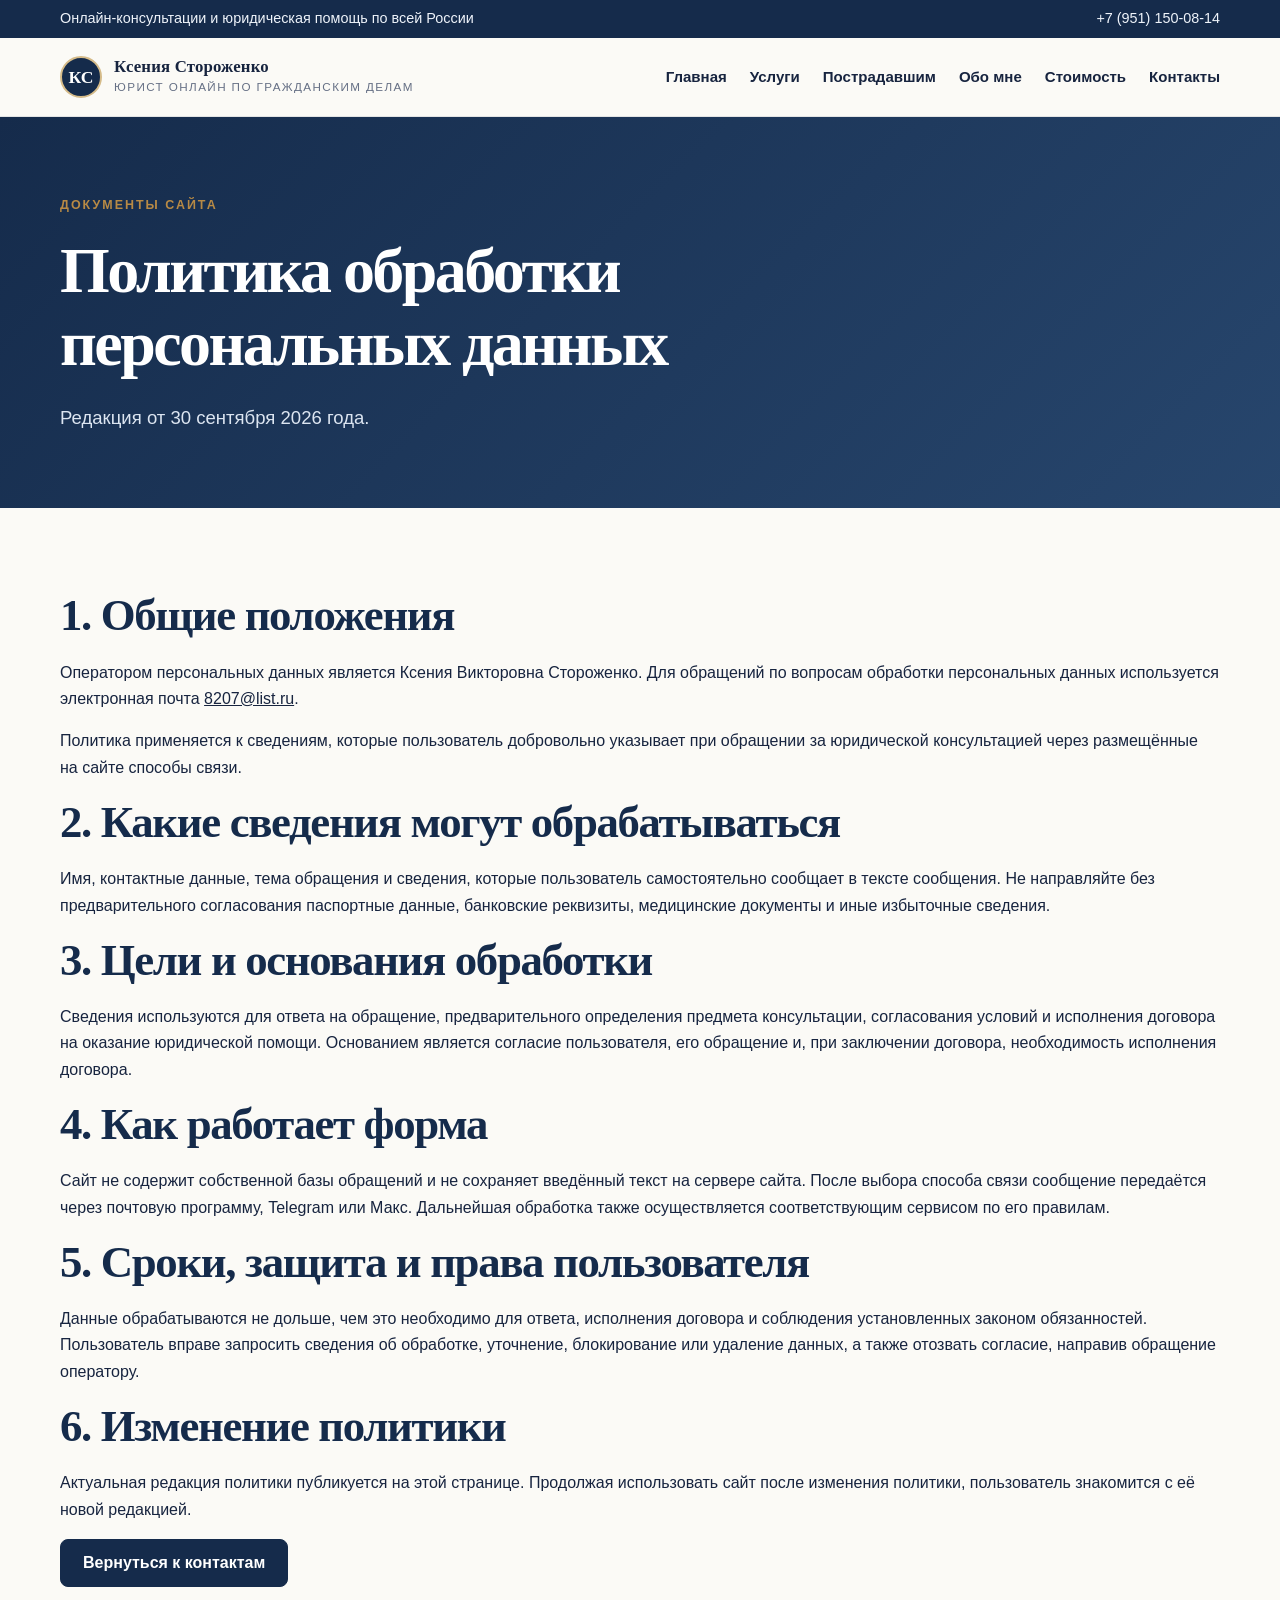
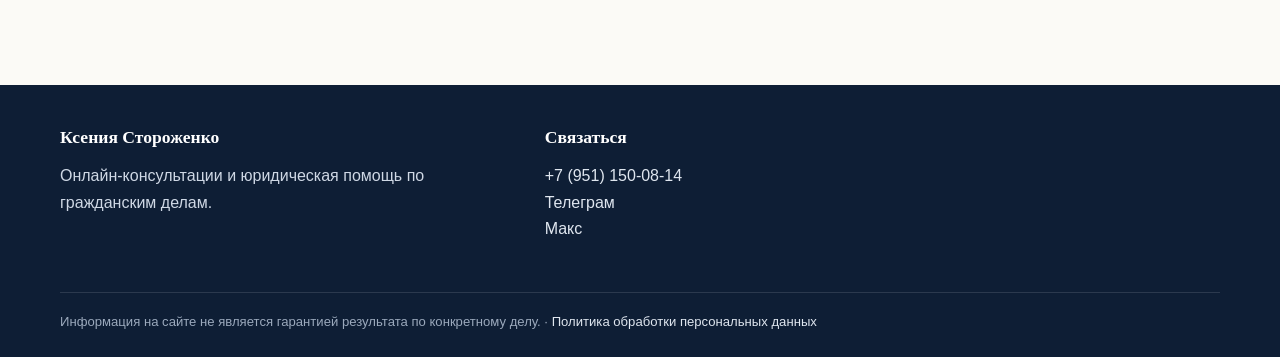
<file: privacy.html>
<!doctype html>
<html lang="ru">
<head>
<meta charset="utf-8">
<meta name="viewport" content="width=device-width,initial-scale=1">
<title>Политика обработки персональных данных — Ксения Стороженко</title>
<meta name="description" content="Политика обработки персональных данных на сайте юриста Ксении Стороженко.">
<link rel="icon" href="favicon.svg">
<link rel="stylesheet" href="styles.css">
</head>
<body>
<div class="topbar"><div class="container"><span>Онлайн-консультации и юридическая помощь по всей России</span><a href="tel:+79511500814">+7 (951) 150-08-14</a></div></div>
<header class="header"><nav class="nav container"><a class="brand" href="index.html"><span class="brand-mark">КС</span><span class="brand-text"><strong>Ксения Стороженко</strong><span>юрист онлайн по гражданским делам</span></span></a><button class="menu-button" aria-expanded="false">Меню</button><div class="nav-links"><a href="index.html">Главная</a><a href="services.html">Услуги</a><a href="help.html">Пострадавшим</a><a href="about.html">Обо мне</a><a href="prices.html">Стоимость</a><a href="contacts.html">Контакты</a></div></nav></header>
<main>
<section class="page-hero"><div class="container"><span class="eyebrow">Документы сайта</span><h1>Политика обработки персональных данных</h1><p class="lead">Редакция от 30 сентября 2026 года.</p></div></section>
<section class="section"><div class="container prose">
<h2>1. Общие положения</h2>
<p>Оператором персональных данных является Ксения Викторовна Стороженко. Для обращений по вопросам обработки персональных данных используется электронная почта <a href="mailto:8207@list.ru">8207@list.ru</a>.</p>
<p>Политика применяется к сведениям, которые пользователь добровольно указывает при обращении за юридической консультацией через размещённые на сайте способы связи.</p>
<h2>2. Какие сведения могут обрабатываться</h2>
<p>Имя, контактные данные, тема обращения и сведения, которые пользователь самостоятельно сообщает в тексте сообщения. Не направляйте без предварительного согласования паспортные данные, банковские реквизиты, медицинские документы и иные избыточные сведения.</p>
<h2>3. Цели и основания обработки</h2>
<p>Сведения используются для ответа на обращение, предварительного определения предмета консультации, согласования условий и исполнения договора на оказание юридической помощи. Основанием является согласие пользователя, его обращение и, при заключении договора, необходимость исполнения договора.</p>
<h2>4. Как работает форма</h2>
<p>Сайт не содержит собственной базы обращений и не сохраняет введённый текст на сервере сайта. После выбора способа связи сообщение передаётся через почтовую программу, Telegram или Макс. Дальнейшая обработка также осуществляется соответствующим сервисом по его правилам.</p>
<h2>5. Сроки, защита и права пользователя</h2>
<p>Данные обрабатываются не дольше, чем это необходимо для ответа, исполнения договора и соблюдения установленных законом обязанностей. Пользователь вправе запросить сведения об обработке, уточнение, блокирование или удаление данных, а также отозвать согласие, направив обращение оператору.</p>
<h2>6. Изменение политики</h2>
<p>Актуальная редакция политики публикуется на этой странице. Продолжая использовать сайт после изменения политики, пользователь знакомится с её новой редакцией.</p>
<p><a class="button" href="contacts.html">Вернуться к контактам</a></p>
</div></section>
</main>
<footer class="footer"><div class="container"><div class="footer-grid"><div><h3>Ксения Стороженко</h3><p>Онлайн-консультации и юридическая помощь по гражданским делам.</p></div><div><h3>Связаться</h3><p><a href="tel:+79511500814">+7 (951) 150-08-14</a><br><a href="https://t.me/Xenia82">Телеграм</a><br><a href="https://max.ru/u/f9LHodD0cOLm9j3LwNsvFzSZX2rLVyxBKHuDx0W_b3CyRGK45SBJr393ts4">Макс</a></p></div></div><div class="footer-bottom">Информация на сайте не является гарантией результата по конкретному делу.</div></div></footer>
<script src="site.js"></script>
</body>
</html>
</file>
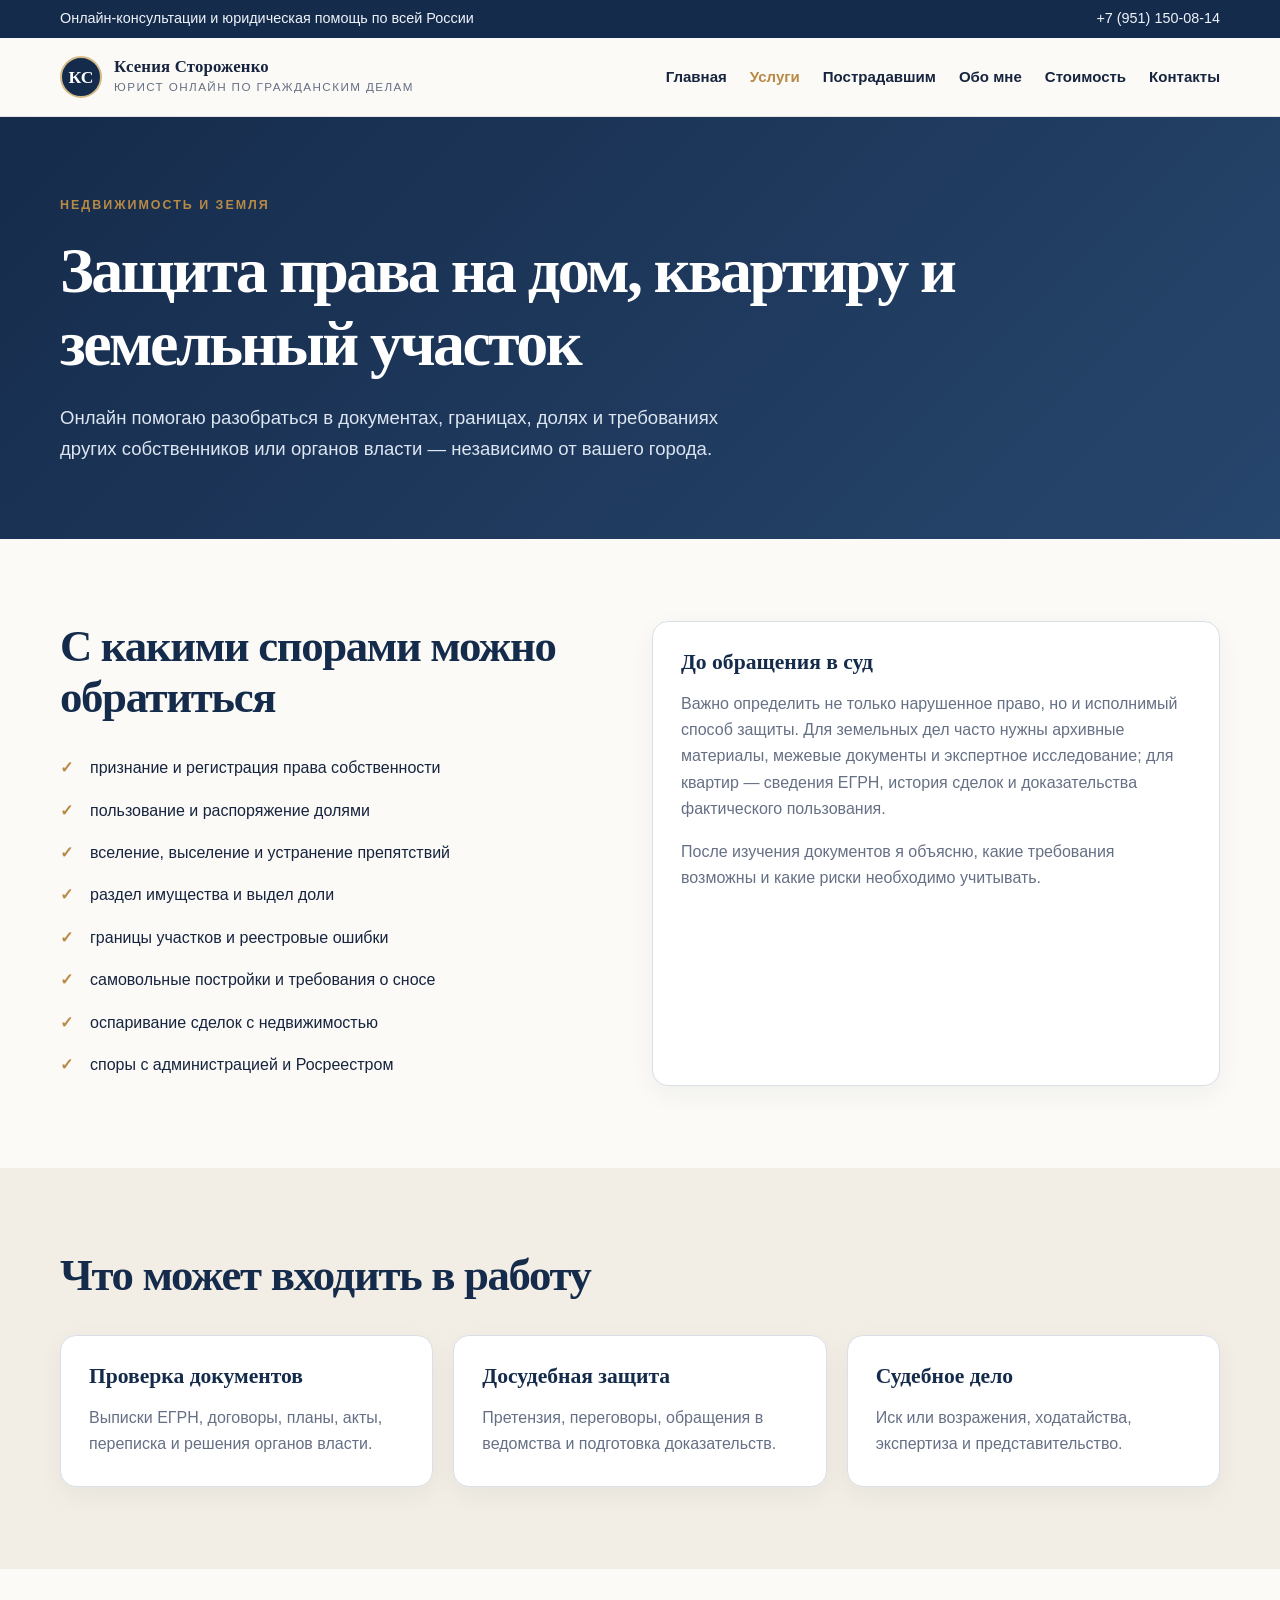
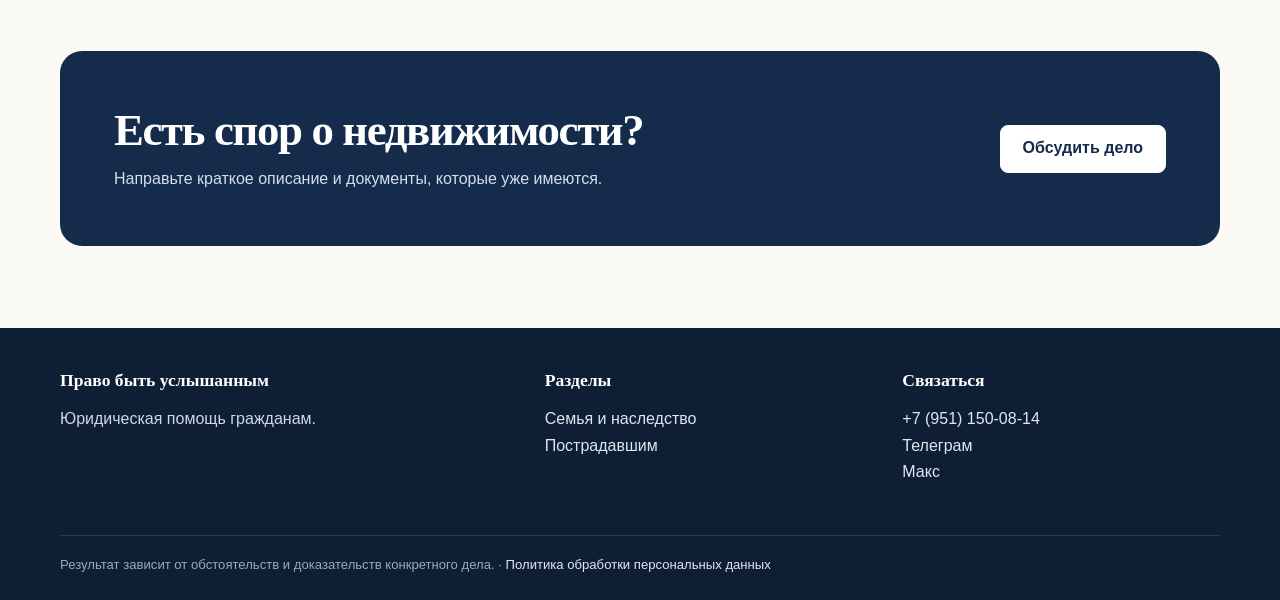
<file: property.html>
<!doctype html>
<html lang="ru">
<head>
<meta charset="utf-8">
<meta name="viewport" content="width=device-width,initial-scale=1">
<title>Недвижимость и земля — юрист Ксения Стороженко</title>
<meta name="description" content="Онлайн-помощь юриста в спорах о недвижимости, жилье и земельных участках по всей России.">
<link rel="icon" href="favicon.svg">
<link rel="stylesheet" href="styles.css">
</head>
<body>
<div class="topbar">
<div class="container">
<span>Онлайн-консультации и юридическая помощь по всей России</span>
<a href="tel:+79511500814">+7 (951) 150-08-14</a>
</div>
</div>
<header class="header">
<nav class="nav container">
<a class="brand" href="index.html">
<span class="brand-mark">КС</span>
<span class="brand-text">
<strong>Ксения Стороженко</strong>
<span>юрист онлайн по гражданским делам</span>
</span>
</a>
<button class="menu-button">Меню</button>
<div class="nav-links">
<a href="index.html">Главная</a>
<a aria-current="page" href="services.html">Услуги</a>
<a href="help.html">Пострадавшим</a>
<a href="about.html">Обо мне</a>
<a href="prices.html">Стоимость</a>
<a href="contacts.html">Контакты</a>
</div>
</nav>
</header>
<main>
<section class="page-hero">
<div class="container">
<span class="eyebrow">Недвижимость и земля</span>
<h1>Защита права на дом, квартиру и земельный участок</h1>
<p class="lead">Онлайн помогаю разобраться в документах, границах, долях и требованиях других собственников или органов власти — независимо от вашего города.</p>
</div>
</section>
<section class="section">
<div class="container grid-2">
<div>
<h2>С какими спорами можно обратиться</h2>
<ul class="check-list">
<li>признание и регистрация права собственности</li>
<li>пользование и распоряжение долями</li>
<li>вселение, выселение и устранение препятствий</li>
<li>раздел имущества и выдел доли</li>
<li>границы участков и реестровые ошибки</li>
<li>самовольные постройки и требования о сносе</li>
<li>оспаривание сделок с недвижимостью</li>
<li>споры с администрацией и Росреестром</li>
</ul>
</div>
<div class="card">
<h3>До обращения в суд</h3>
<p>Важно определить не только нарушенное право, но и исполнимый способ защиты. Для земельных дел часто нужны архивные материалы, межевые документы и экспертное исследование; для квартир — сведения ЕГРН, история сделок и доказательства фактического пользования.</p>
<p>После изучения документов я объясню, какие требования возможны и какие риски необходимо учитывать.</p>
</div>
</div>
</section>
<section class="section alt">
<div class="container">
<div class="section-head">
<h2>Что может входить в работу</h2>
</div>
<div class="grid-3">
<article class="card">
<h3>Проверка документов</h3>
<p>Выписки ЕГРН, договоры, планы, акты, переписка и решения органов власти.</p>
</article>
<article class="card">
<h3>Досудебная защита</h3>
<p>Претензия, переговоры, обращения в ведомства и подготовка доказательств.</p>
</article>
<article class="card">
<h3>Судебное дело</h3>
<p>Иск или возражения, ходатайства, экспертиза и представительство.</p>
</article>
</div>
</div>
</section>
<section class="section">
<div class="container cta">
<div>
<h2>Есть спор о недвижимости?</h2>
<p>Направьте краткое описание и документы, которые уже имеются.</p>
</div>
<a class="button" href="contacts.html">Обсудить дело</a>
</div>
</section>
</main>
<footer class="footer">
<div class="container">
<div class="footer-grid">
<div>
<h3>Право быть услышанным</h3>
<p>Юридическая помощь гражданам.</p>
</div>
<div>
<h3>Разделы</h3>
<p>
<a href="family.html">Семья и наследство</a>
<br>
<a href="help.html">Пострадавшим</a>
</p>
</div>
<div>
<h3>Связаться</h3>
<p>
<a href="tel:+79511500814">+7 (951) 150-08-14</a>
<br>
<a href="https://t.me/Xenia82">Телеграм</a>
<br>
<a href="https://max.ru/u/f9LHodD0cOLm9j3LwNsvFzSZX2rLVyxBKHuDx0W_b3CyRGK45SBJr393ts4">Макс</a>
</p>
</div>
</div>
<div class="footer-bottom">Результат зависит от обстоятельств и доказательств конкретного дела.</div>
</div>
</footer>
<script src="site.js">
</script>
</body>
</html>
</file>
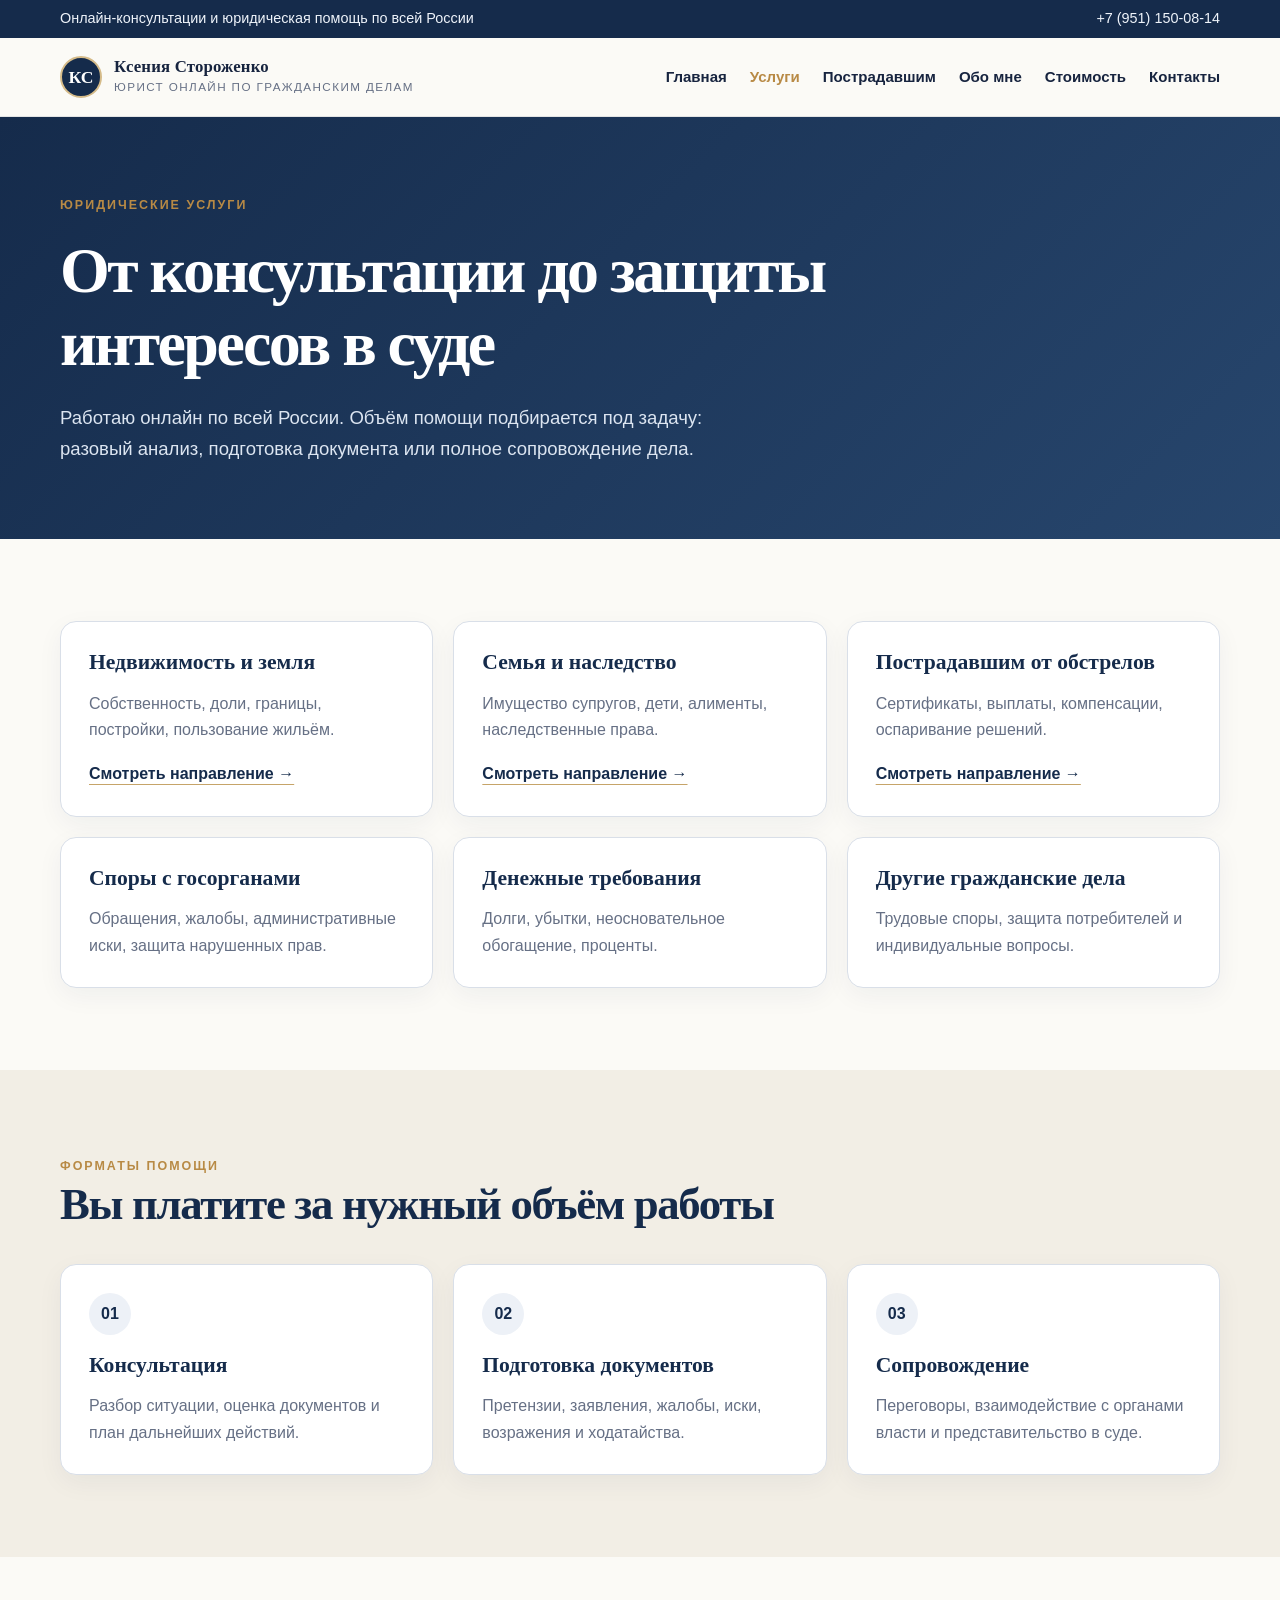
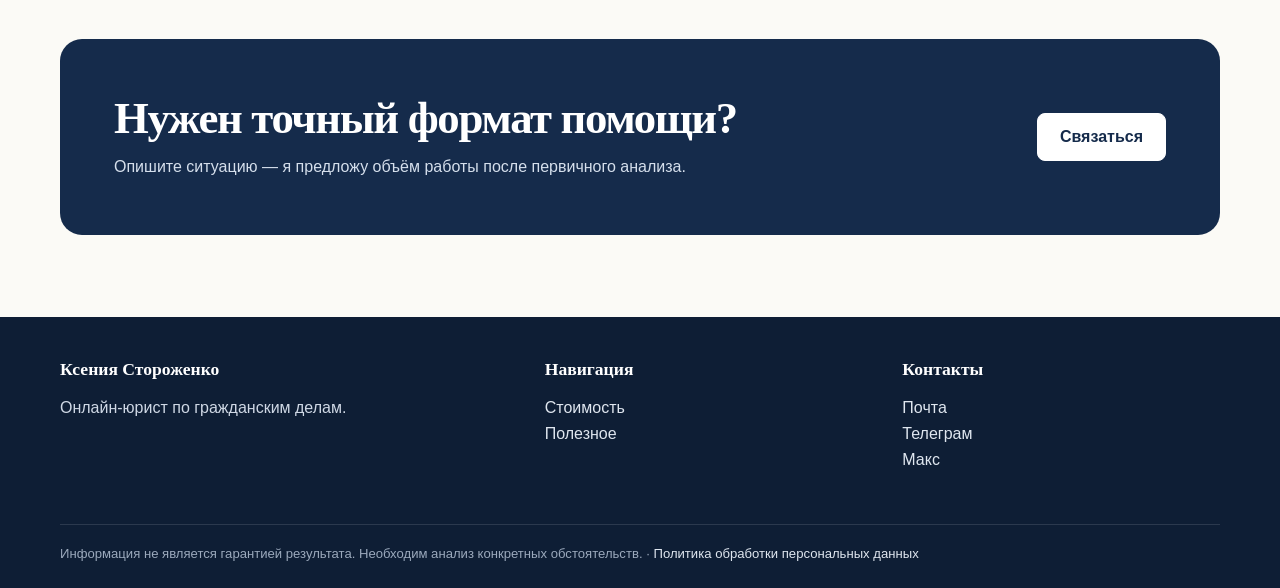
<file: services.html>
<!doctype html>
<html lang="ru">
<head>
<meta charset="utf-8">
<meta name="viewport" content="width=device-width,initial-scale=1">
<title>Юридические услуги — Ксения Стороженко</title>
<meta name="description" content="Онлайн-консультации, подготовка документов и сопровождение гражданских дел по всей России.">
<link rel="icon" href="favicon.svg">
<link rel="stylesheet" href="styles.css">
</head>
<body>
<div class="topbar">
<div class="container">
<span>Онлайн-консультации и юридическая помощь по всей России</span>
<a href="tel:+79511500814">+7 (951) 150-08-14</a>
</div>
</div>
<header class="header">
<nav class="nav container">
<a class="brand" href="index.html">
<span class="brand-mark">КС</span>
<span class="brand-text">
<strong>Ксения Стороженко</strong>
<span>юрист онлайн по гражданским делам</span>
</span>
</a>
<button class="menu-button" aria-expanded="false">Меню</button>
<div class="nav-links">
<a href="index.html">Главная</a>
<a aria-current="page" href="services.html">Услуги</a>
<a href="help.html">Пострадавшим</a>
<a href="about.html">Обо мне</a>
<a href="prices.html">Стоимость</a>
<a href="contacts.html">Контакты</a>
</div>
</nav>
</header>
<main>
<section class="page-hero">
<div class="container">
<span class="eyebrow">Юридические услуги</span>
<h1>От консультации до защиты интересов в суде</h1>
<p class="lead">Работаю онлайн по всей России. Объём помощи подбирается под задачу: разовый анализ, подготовка документа или полное сопровождение дела.</p>
</div>
</section>
<section class="section">
<div class="container">
<div class="grid-3">
<article class="card">
<h3>Недвижимость и земля</h3>
<p>Собственность, доли, границы, постройки, пользование жильём.</p>
<a class="card-link" href="property.html">Смотреть направление →</a>
</article>
<article class="card">
<h3>Семья и наследство</h3>
<p>Имущество супругов, дети, алименты, наследственные права.</p>
<a class="card-link" href="family.html">Смотреть направление →</a>
</article>
<article class="card">
<h3>Пострадавшим от обстрелов</h3>
<p>Сертификаты, выплаты, компенсации, оспаривание решений.</p>
<a class="card-link" href="help.html">Смотреть направление →</a>
</article>
<article class="card">
<h3>Споры с госорганами</h3>
<p>Обращения, жалобы, административные иски, защита нарушенных прав.</p>
</article>
<article class="card">
<h3>Денежные требования</h3>
<p>Долги, убытки, неосновательное обогащение, проценты.</p>
</article>
<article class="card">
<h3>Другие гражданские дела</h3>
<p>Трудовые споры, защита потребителей и индивидуальные вопросы.</p>
</article>
</div>
</div>
</section>
<section class="section alt">
<div class="container">
<div class="section-head">
<span class="eyebrow">Форматы помощи</span>
<h2>Вы платите за нужный объём работы</h2>
</div>
<div class="grid-3">
<article class="card">
<div class="number">01</div>
<h3>Консультация</h3>
<p>Разбор ситуации, оценка документов и план дальнейших действий.</p>
</article>
<article class="card">
<div class="number">02</div>
<h3>Подготовка документов</h3>
<p>Претензии, заявления, жалобы, иски, возражения и ходатайства.</p>
</article>
<article class="card">
<div class="number">03</div>
<h3>Сопровождение</h3>
<p>Переговоры, взаимодействие с органами власти и представительство в суде.</p>
</article>
</div>
</div>
</section>
<section class="section">
<div class="container cta">
<div>
<h2>Нужен точный формат помощи?</h2>
<p>Опишите ситуацию — я предложу объём работы после первичного анализа.</p>
</div>
<a class="button" href="contacts.html">Связаться</a>
</div>
</section>
</main>
<footer class="footer">
<div class="container">
<div class="footer-grid">
<div>
<h3>Ксения Стороженко</h3>
<p>Онлайн-юрист по гражданским делам.</p>
</div>
<div>
<h3>Навигация</h3>
<p>
<a href="prices.html">Стоимость</a>
<br>
<a href="useful.html">Полезное</a>
</p>
</div>
<div>
<h3>Контакты</h3>
<p>
<a href="mailto:8207@list.ru">Почта</a>
<br>
<a href="https://t.me/Xenia82">Телеграм</a>
<br>
<a href="https://max.ru/u/f9LHodD0cOLm9j3LwNsvFzSZX2rLVyxBKHuDx0W_b3CyRGK45SBJr393ts4">Макс</a>
</p>
</div>
</div>
<div class="footer-bottom">Информация не является гарантией результата. Необходим анализ конкретных обстоятельств.</div>
</div>
</footer>
<script src="site.js">
</script>
</body>
</html>
</file>
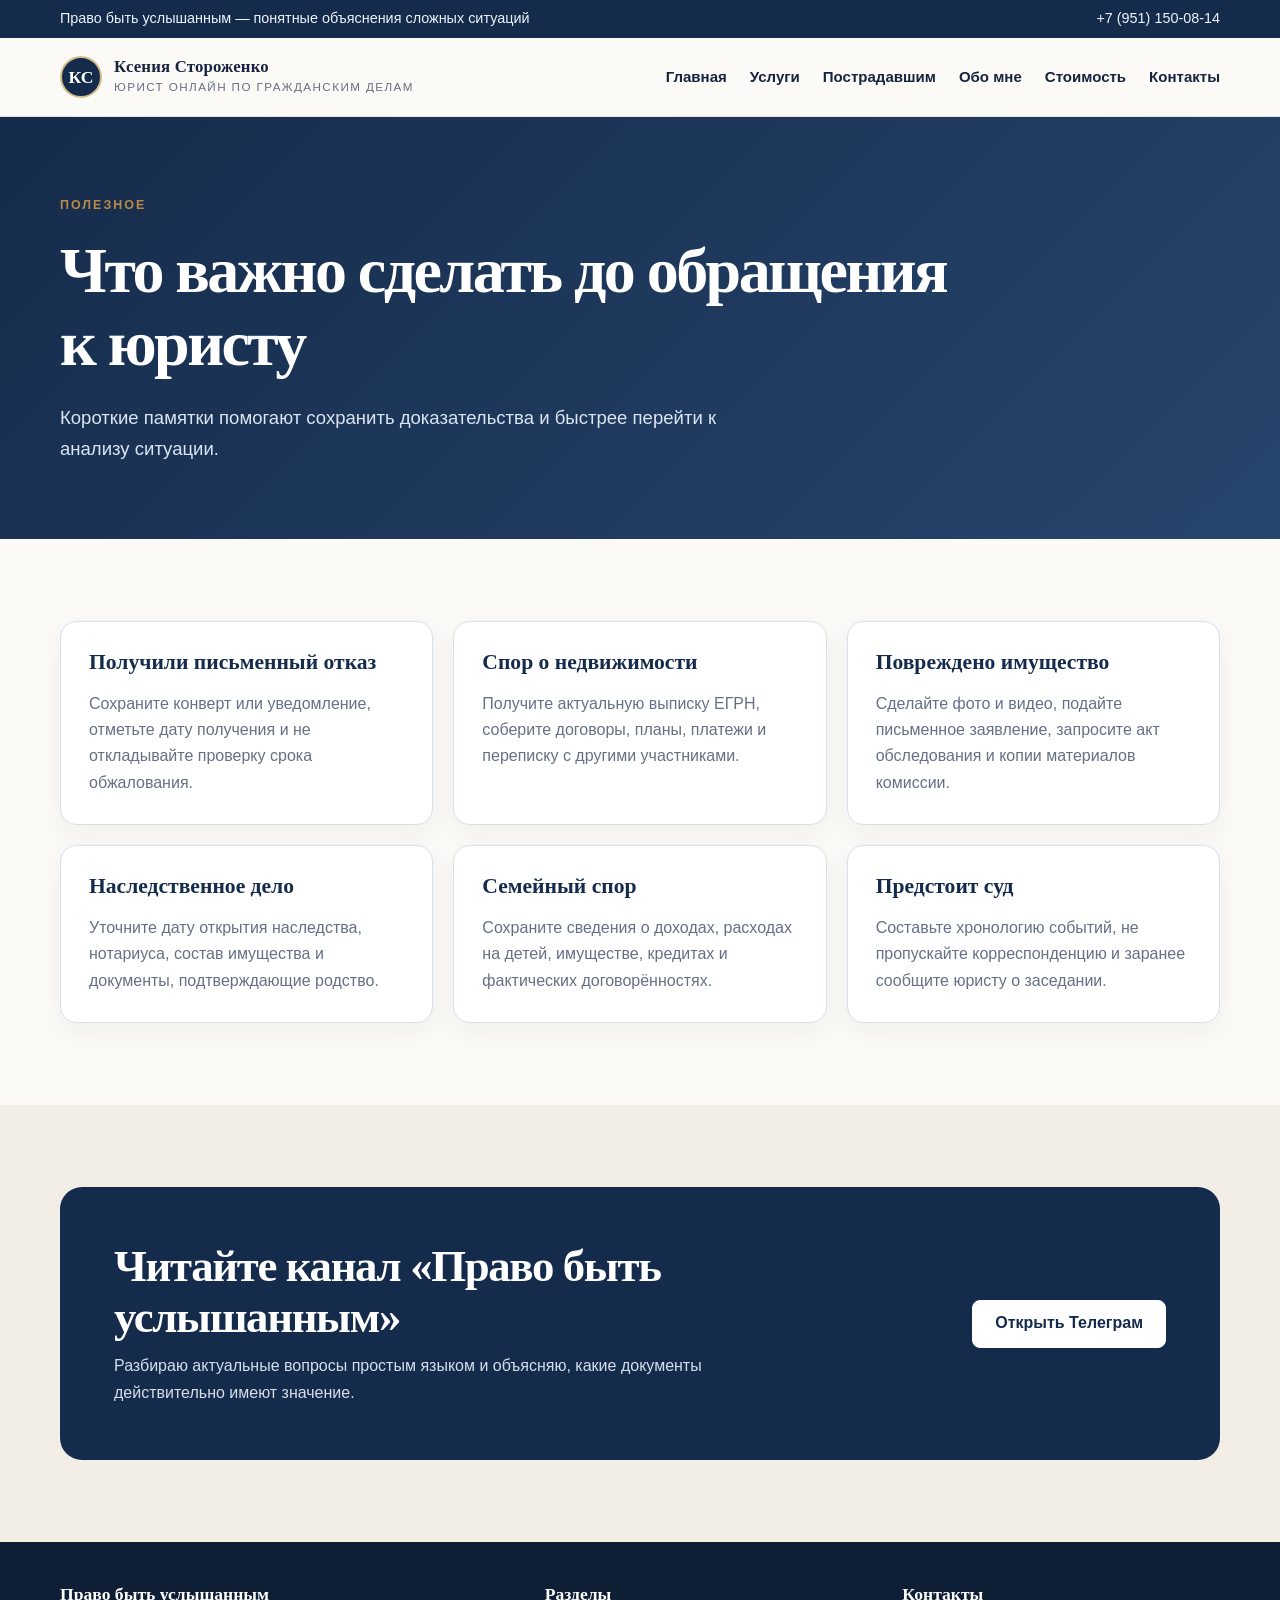
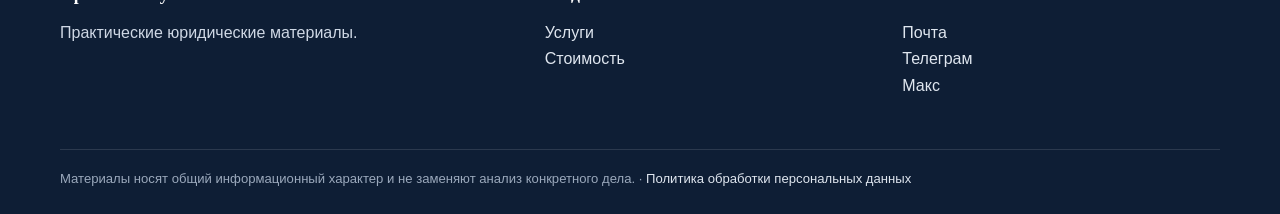
<file: useful.html>
<!doctype html>
<html lang="ru">
<head>
<meta charset="utf-8">
<meta name="viewport" content="width=device-width,initial-scale=1">
<title>Полезные материалы — Право быть услышанным</title>
<meta name="description" content="Практические памятки онлайн-юриста по гражданским, имущественным, семейным и земельным спорам.">
<link rel="icon" href="favicon.svg">
<link rel="stylesheet" href="styles.css">
</head>
<body>
<div class="topbar">
<div class="container">
<span>Право быть услышанным — понятные объяснения сложных ситуаций</span>
<a href="tel:+79511500814">+7 (951) 150-08-14</a>
</div>
</div>
<header class="header">
<nav class="nav container">
<a class="brand" href="index.html">
<span class="brand-mark">КС</span>
<span class="brand-text">
<strong>Ксения Стороженко</strong>
<span>юрист онлайн по гражданским делам</span>
</span>
</a>
<button class="menu-button">Меню</button>
<div class="nav-links">
<a href="index.html">Главная</a>
<a href="services.html">Услуги</a>
<a href="help.html">Пострадавшим</a>
<a href="about.html">Обо мне</a>
<a href="prices.html">Стоимость</a>
<a href="contacts.html">Контакты</a>
</div>
</nav>
</header>
<main>
<section class="page-hero">
<div class="container">
<span class="eyebrow">Полезное</span>
<h1>Что важно сделать до обращения к юристу</h1>
<p class="lead">Короткие памятки помогают сохранить доказательства и быстрее перейти к анализу ситуации.</p>
</div>
</section>
<section class="section">
<div class="container">
<div class="grid-3">
<article class="card">
<h3>Получили письменный отказ</h3>
<p>Сохраните конверт или уведомление, отметьте дату получения и не откладывайте проверку срока обжалования.</p>
</article>
<article class="card">
<h3>Спор о недвижимости</h3>
<p>Получите актуальную выписку ЕГРН, соберите договоры, планы, платежи и переписку с другими участниками.</p>
</article>
<article class="card">
<h3>Повреждено имущество</h3>
<p>Сделайте фото и видео, подайте письменное заявление, запросите акт обследования и копии материалов комиссии.</p>
</article>
<article class="card">
<h3>Наследственное дело</h3>
<p>Уточните дату открытия наследства, нотариуса, состав имущества и документы, подтверждающие родство.</p>
</article>
<article class="card">
<h3>Семейный спор</h3>
<p>Сохраните сведения о доходах, расходах на детей, имуществе, кредитах и фактических договорённостях.</p>
</article>
<article class="card">
<h3>Предстоит суд</h3>
<p>Составьте хронологию событий, не пропускайте корреспонденцию и заранее сообщите юристу о заседании.</p>
</article>
</div>
</div>
</section>
<section class="section alt">
<div class="container cta">
<div>
<h2>Читайте канал «Право быть услышанным»</h2>
<p>Разбираю актуальные вопросы простым языком и объясняю, какие документы действительно имеют значение.</p>
</div>
<a class="button" href="https://t.me/Xenia82">Открыть Телеграм</a>
</div>
</section>
</main>
<footer class="footer">
<div class="container">
<div class="footer-grid">
<div>
<h3>Право быть услышанным</h3>
<p>Практические юридические материалы.</p>
</div>
<div>
<h3>Разделы</h3>
<p>
<a href="services.html">Услуги</a>
<br>
<a href="prices.html">Стоимость</a>
</p>
</div>
<div>
<h3>Контакты</h3>
<p>
<a href="mailto:8207@list.ru">Почта</a>
<br>
<a href="https://t.me/Xenia82">Телеграм</a>
<br>
<a href="https://max.ru/u/f9LHodD0cOLm9j3LwNsvFzSZX2rLVyxBKHuDx0W_b3CyRGK45SBJr393ts4">Макс</a>
</p>
</div>
</div>
<div class="footer-bottom">Материалы носят общий информационный характер и не заменяют анализ конкретного дела.</div>
</div>
</footer>
<script src="site.js">
</script>
</body>
</html>
</file>
<file: styles.css>
:root {
  --ink: #17243f;
  --navy: #152b4b;
  --navy-2: #213e66;
  --gold: #b88a45;
  --paper: #fbfaf6;
  --cream: #f2eee5;
  --white: #ffffff;
  --muted: #667085;
  --line: #d9dfe8;
  --shadow: 0 18px 60px rgba(18, 39, 70, .10);
}
* { box-sizing: border-box; }
html { scroll-behavior: smooth; }
body { margin: 0; color: var(--ink); background: var(--paper); font: 16px/1.65 Inter, Arial, sans-serif; }
a { color: inherit; }
img { display: block; max-width: 100%; }
.container { width: min(1160px, calc(100% - 40px)); margin-inline: auto; }
.topbar { background: var(--navy); color: #eef3fa; font-size: .9rem; }
.topbar .container { min-height: 38px; display: flex; justify-content: space-between; align-items: center; gap: 18px; }
.topbar a { text-decoration: none; }
.header { position: sticky; top: 0; z-index: 30; border-bottom: 1px solid rgba(21,43,75,.10); background: rgba(251,250,246,.94); backdrop-filter: blur(14px); }
.nav { min-height: 78px; display: flex; align-items: center; justify-content: space-between; gap: 28px; }
.brand { display: flex; align-items: center; gap: 12px; text-decoration: none; }
.brand-mark { width: 42px; height: 42px; border-radius: 50%; display: grid; place-items: center; background: var(--navy); color: var(--white); font: 600 1.1rem Georgia, serif; border: 2px solid #d5bb89; }
.brand-text strong { display: block; font: 600 1.05rem Georgia, serif; letter-spacing: .01em; }
.brand-text span { display: block; color: var(--muted); font-size: .73rem; letter-spacing: .12em; text-transform: uppercase; }
.nav-links { display: flex; align-items: center; gap: 23px; }
.nav-links a { text-decoration: none; font-size: .94rem; font-weight: 600; }
.nav-links a:hover, .nav-links a[aria-current="page"] { color: var(--gold); }
.menu-button { display: none; border: 0; background: var(--navy); color: white; border-radius: 10px; padding: 10px 12px; font-weight: 700; }
.button { display: inline-flex; align-items: center; justify-content: center; gap: 9px; min-height: 48px; padding: 0 22px; border-radius: 8px; border: 1px solid var(--navy); background: var(--navy); color: white; font-weight: 700; text-decoration: none; transition: .2s ease; }
.button:hover { transform: translateY(-2px); background: var(--navy-2); }
.button.secondary { background: transparent; color: var(--navy); }
.button.secondary:hover { color: white; }
.hero { padding: 70px 0 64px; overflow: hidden; background: radial-gradient(circle at 75% 5%, rgba(184,138,69,.15), transparent 30%), linear-gradient(135deg,#fbfaf6 0%,#f4f0e7 100%); }
.hero-grid { display: grid; grid-template-columns: 1.08fr .92fr; gap: 56px; align-items: center; }
.eyebrow { display: inline-flex; color: var(--gold); font-size: .78rem; font-weight: 800; text-transform: uppercase; letter-spacing: .16em; }
h1,h2,h3 { font-family: Georgia, 'Times New Roman', serif; line-height: 1.14; color: var(--navy); margin-top: 0; }
h1 { margin: 18px 0 22px; font-size: clamp(2.6rem, 5vw, 4.8rem); letter-spacing: -.04em; }
h2 { font-size: clamp(2rem, 3.5vw, 3.25rem); letter-spacing: -.03em; margin-bottom: 18px; }
h3 { font-size: 1.35rem; margin-bottom: 10px; }
.lead { color: #45536a; font-size: 1.16rem; max-width: 680px; }
.hero-actions { display: flex; flex-wrap: wrap; gap: 12px; margin-top: 30px; }
.hero-note { display: flex; gap: 26px; margin-top: 34px; color: #46566e; font-size: .91rem; }
.hero-note strong { display: block; color: var(--navy); font-size: 1.14rem; }
.portrait { min-height: 520px; border-radius: 48% 48% 18px 18px; overflow: hidden; background: linear-gradient(145deg,#e5d7bc,#c2cbd7); box-shadow: var(--shadow); position: relative; }
.portrait img { width: 100%; height: 100%; min-height: 520px; object-fit: cover; object-position: center top; }
.portrait::after { content: ''; position: absolute; inset: 0; border: 1px solid rgba(255,255,255,.7); border-radius: inherit; pointer-events: none; }
.page-hero { padding: 74px 0 56px; background: linear-gradient(135deg,var(--navy),#27466d); color: white; }
.page-hero h1 { color: white; max-width: 900px; }
.page-hero .lead { color: #dce5f1; }
.section { padding: 82px 0; }
.section.alt { background: var(--cream); }
.section-head { max-width: 760px; margin-bottom: 34px; }
.grid-3 { display: grid; grid-template-columns: repeat(3,1fr); gap: 20px; }
.grid-2 { display: grid; grid-template-columns: repeat(2,1fr); gap: 24px; }
.card { padding: 28px; border: 1px solid var(--line); border-radius: 16px; background: var(--white); box-shadow: 0 8px 26px rgba(18,39,70,.05); }
.card p { color: var(--muted); margin-bottom: 0; }
.card-link { display: inline-block; margin-top: 18px; color: var(--navy); font-weight: 800; text-decoration-color: #c6a469; text-underline-offset: 5px; }
.reviews-grid { display: grid; grid-template-columns: repeat(2,1fr); gap: 20px; }
.review { position: relative; padding: 30px; border: 1px solid var(--line); border-radius: 16px; background: var(--white); box-shadow: 0 8px 26px rgba(18,39,70,.05); }
.review::before { content: '“'; display: block; height: 36px; color: var(--gold); font: 700 3.25rem/1 Georgia, serif; }
.review p { margin: 8px 0 20px; color: #45536a; }
.review footer { display: flex; justify-content: space-between; gap: 16px; color: var(--navy); font-weight: 800; }
.review footer span { color: var(--muted); font-weight: 600; }
.draft-note { margin-top: 18px; color: var(--muted); font-size: .88rem; }
.number { width: 42px; height: 42px; display: grid; place-items: center; border-radius: 50%; background: #edf1f7; color: var(--navy); font-weight: 800; margin-bottom: 18px; }
.quote { padding: 38px; border-left: 4px solid var(--gold); background: white; box-shadow: var(--shadow); font: 1.45rem/1.55 Georgia, serif; }
.check-list { list-style: none; padding: 0; margin: 24px 0 0; }
.check-list li { position: relative; padding: 8px 0 8px 30px; }
.check-list li::before { content: '✓'; position: absolute; left: 0; color: var(--gold); font-weight: 900; }
.price { display: flex; align-items: baseline; justify-content: space-between; gap: 20px; padding: 18px 0; border-bottom: 1px solid var(--line); }
.price:last-child { border-bottom: 0; }
.price strong { color: var(--navy); font-size: 1.08rem; }
.price span { white-space: nowrap; color: var(--gold); font-weight: 800; }
.cta { padding: 54px; border-radius: 22px; background: var(--navy); color: white; display: flex; justify-content: space-between; gap: 32px; align-items: center; }
.cta h2 { color: white; margin-bottom: 10px; }
.cta p { color: #d5dfec; margin: 0; max-width: 640px; }
.cta .button { background: white; border-color: white; color: var(--navy); white-space: nowrap; }
.contact-grid { display: grid; grid-template-columns: .9fr 1.1fr; gap: 30px; }
.contact-card { padding: 34px; background: var(--navy); color: white; border-radius: 20px; }
.contact-card h2,.contact-card h3 { color: white; }
.contact-card a { color: white; }
.contact-line { padding: 16px 0; border-bottom: 1px solid rgba(255,255,255,.16); }
.form { padding: 34px; background: white; border: 1px solid var(--line); border-radius: 20px; }
.form label { display: block; font-weight: 700; margin: 0 0 7px; }
.form input,.form textarea,.form select { width: 100%; padding: 13px 14px; border: 1px solid #cfd6e1; border-radius: 8px; font: inherit; background: white; }
.form textarea { min-height: 130px; resize: vertical; }
.form-row { margin-bottom: 16px; }
.small { color: var(--muted); font-size: .88rem; }
.footer { padding: 42px 0 24px; background: #0e1e35; color: #cfd8e5; }
.footer-grid { display: grid; grid-template-columns: 1.4fr 1fr 1fr; gap: 40px; }
.footer h3 { color: white; font-size: 1.1rem; }
.footer a { color: #dfe6ef; text-decoration: none; }
.footer-bottom { margin-top: 34px; padding-top: 18px; border-top: 1px solid rgba(255,255,255,.12); color: #9ba9bc; font-size: .82rem; }
@media (max-width: 900px) {
  .nav-links { display: none; position: absolute; top: 116px; left: 20px; right: 20px; padding: 22px; background: white; border-radius: 14px; box-shadow: var(--shadow); flex-direction: column; align-items: flex-start; }
  .nav-links.open { display: flex; }
  .menu-button { display: block; }
  .hero-grid,.contact-grid { grid-template-columns: 1fr; }
  .portrait { min-height: 440px; max-width: 620px; }
  .portrait img { min-height: 440px; }
  .grid-3 { grid-template-columns: 1fr 1fr; }
  .cta { align-items: flex-start; flex-direction: column; }
}
@media (max-width: 620px) {
  .container { width: min(100% - 28px,1160px); }
  .topbar .container { justify-content: center; }
  .topbar span { display: none; }
  .brand-text span { display: none; }
  .nav { min-height: 68px; }
  .nav-links { top: 106px; }
  .hero,.section { padding: 56px 0; }
  h1 { font-size: 2.55rem; }
  .hero-note { flex-direction: column; gap: 10px; }
  .portrait,.portrait img { min-height: 390px; }
  .grid-3,.grid-2,.reviews-grid,.footer-grid { grid-template-columns: 1fr; }
  .cta { padding: 32px 24px; }
  .price { align-items: flex-start; flex-direction: column; gap: 3px; }
}
</file>
